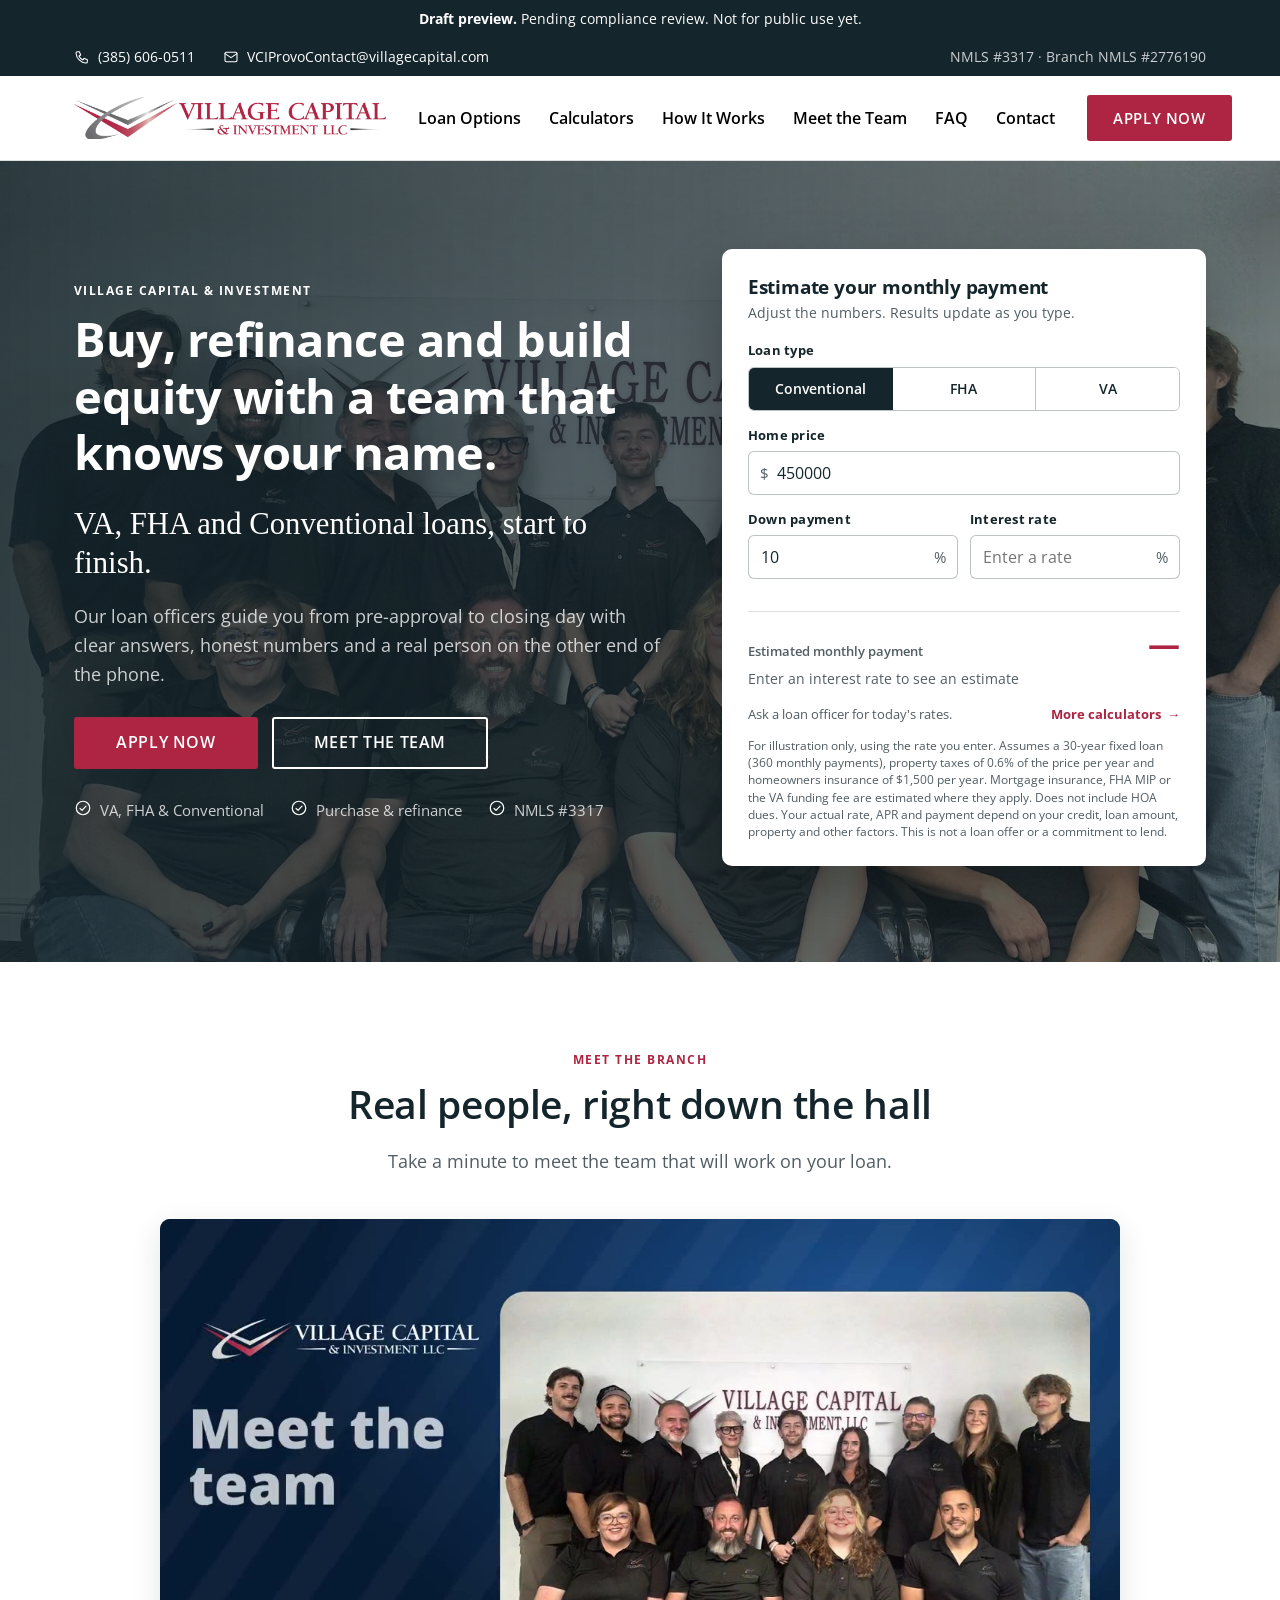
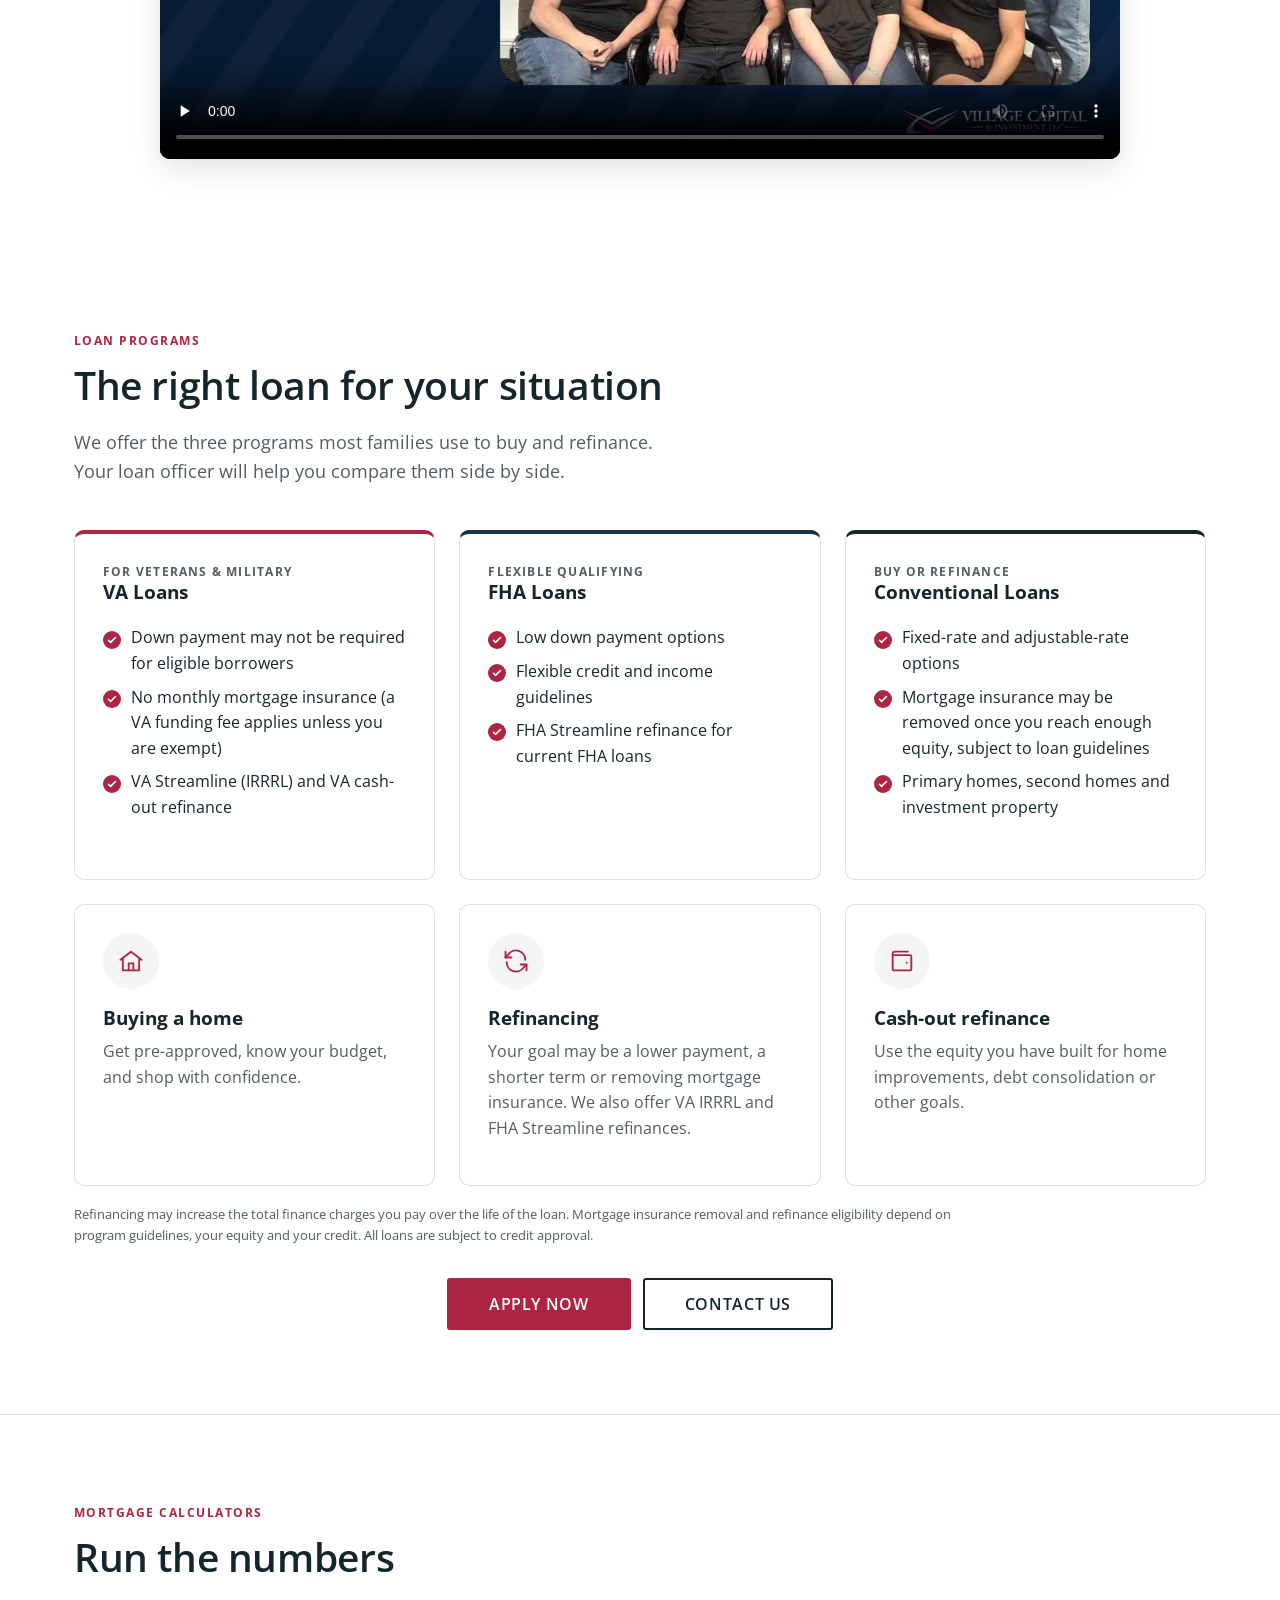
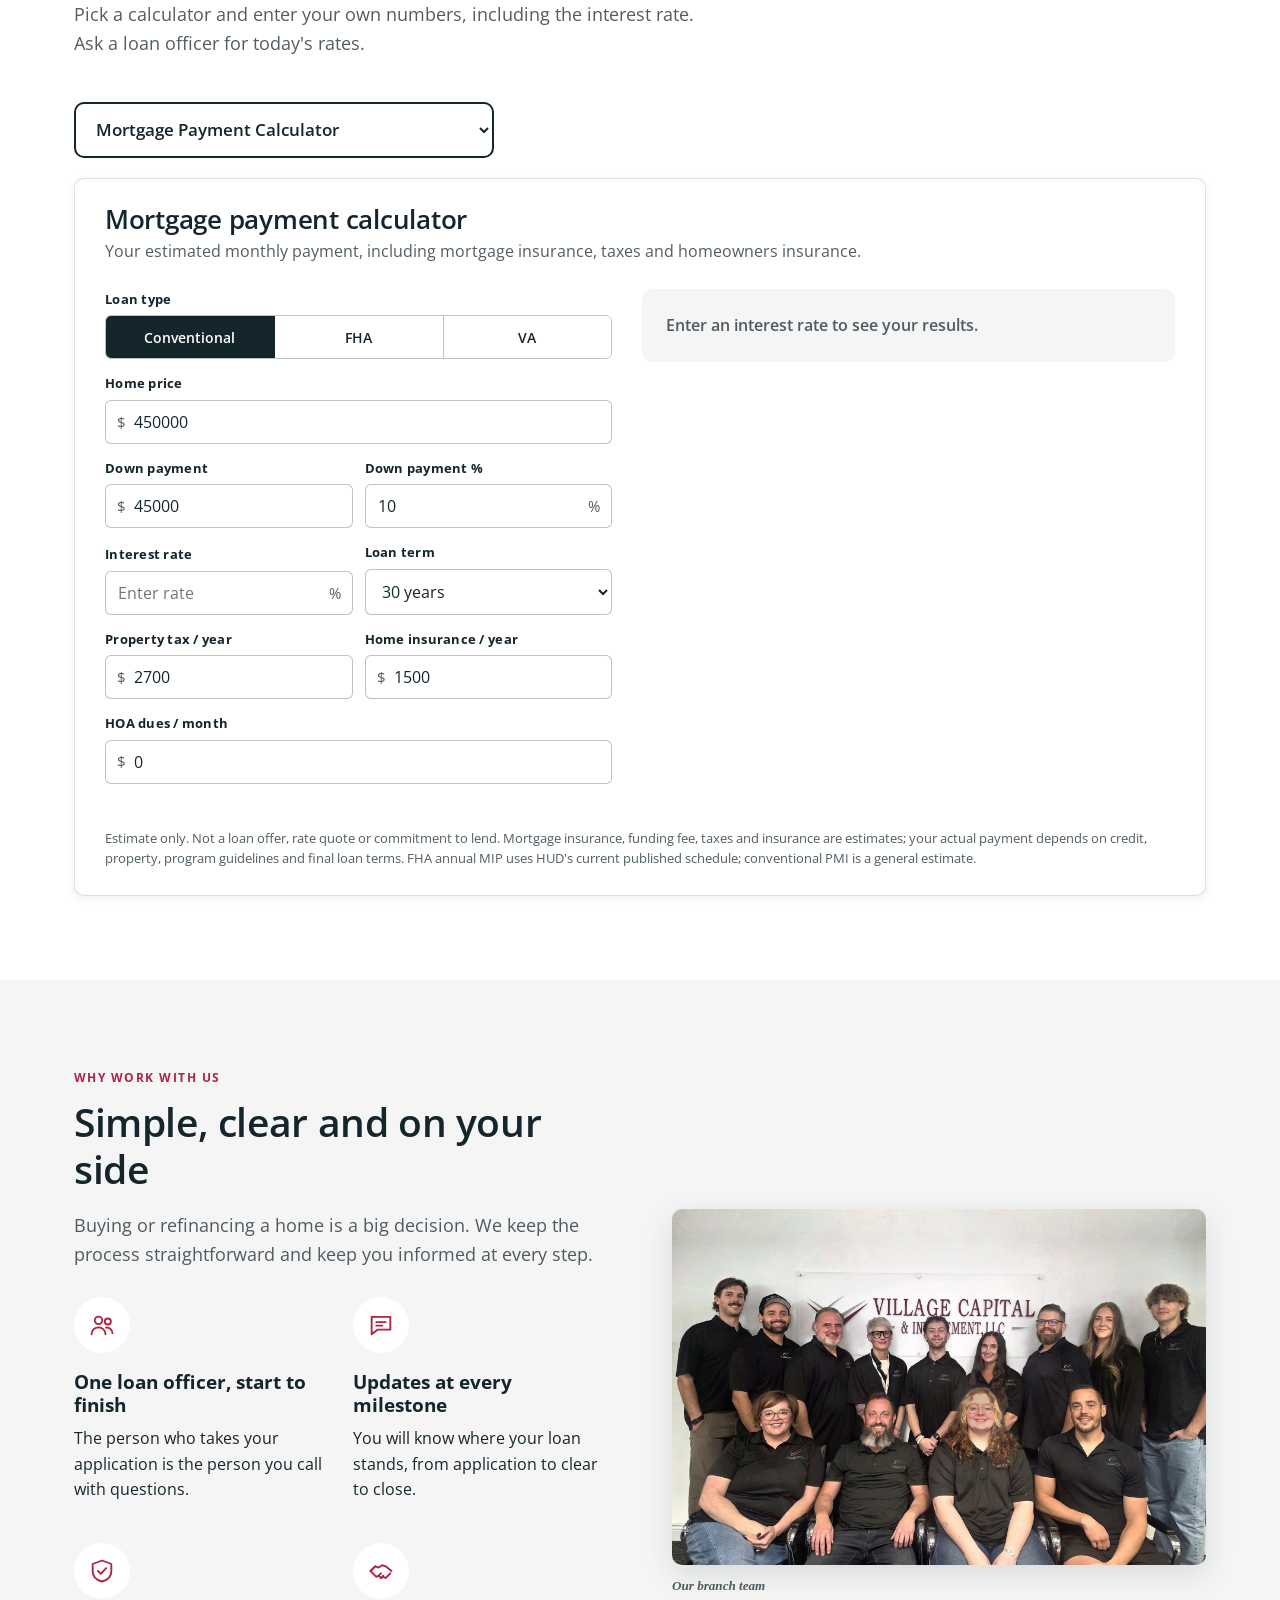
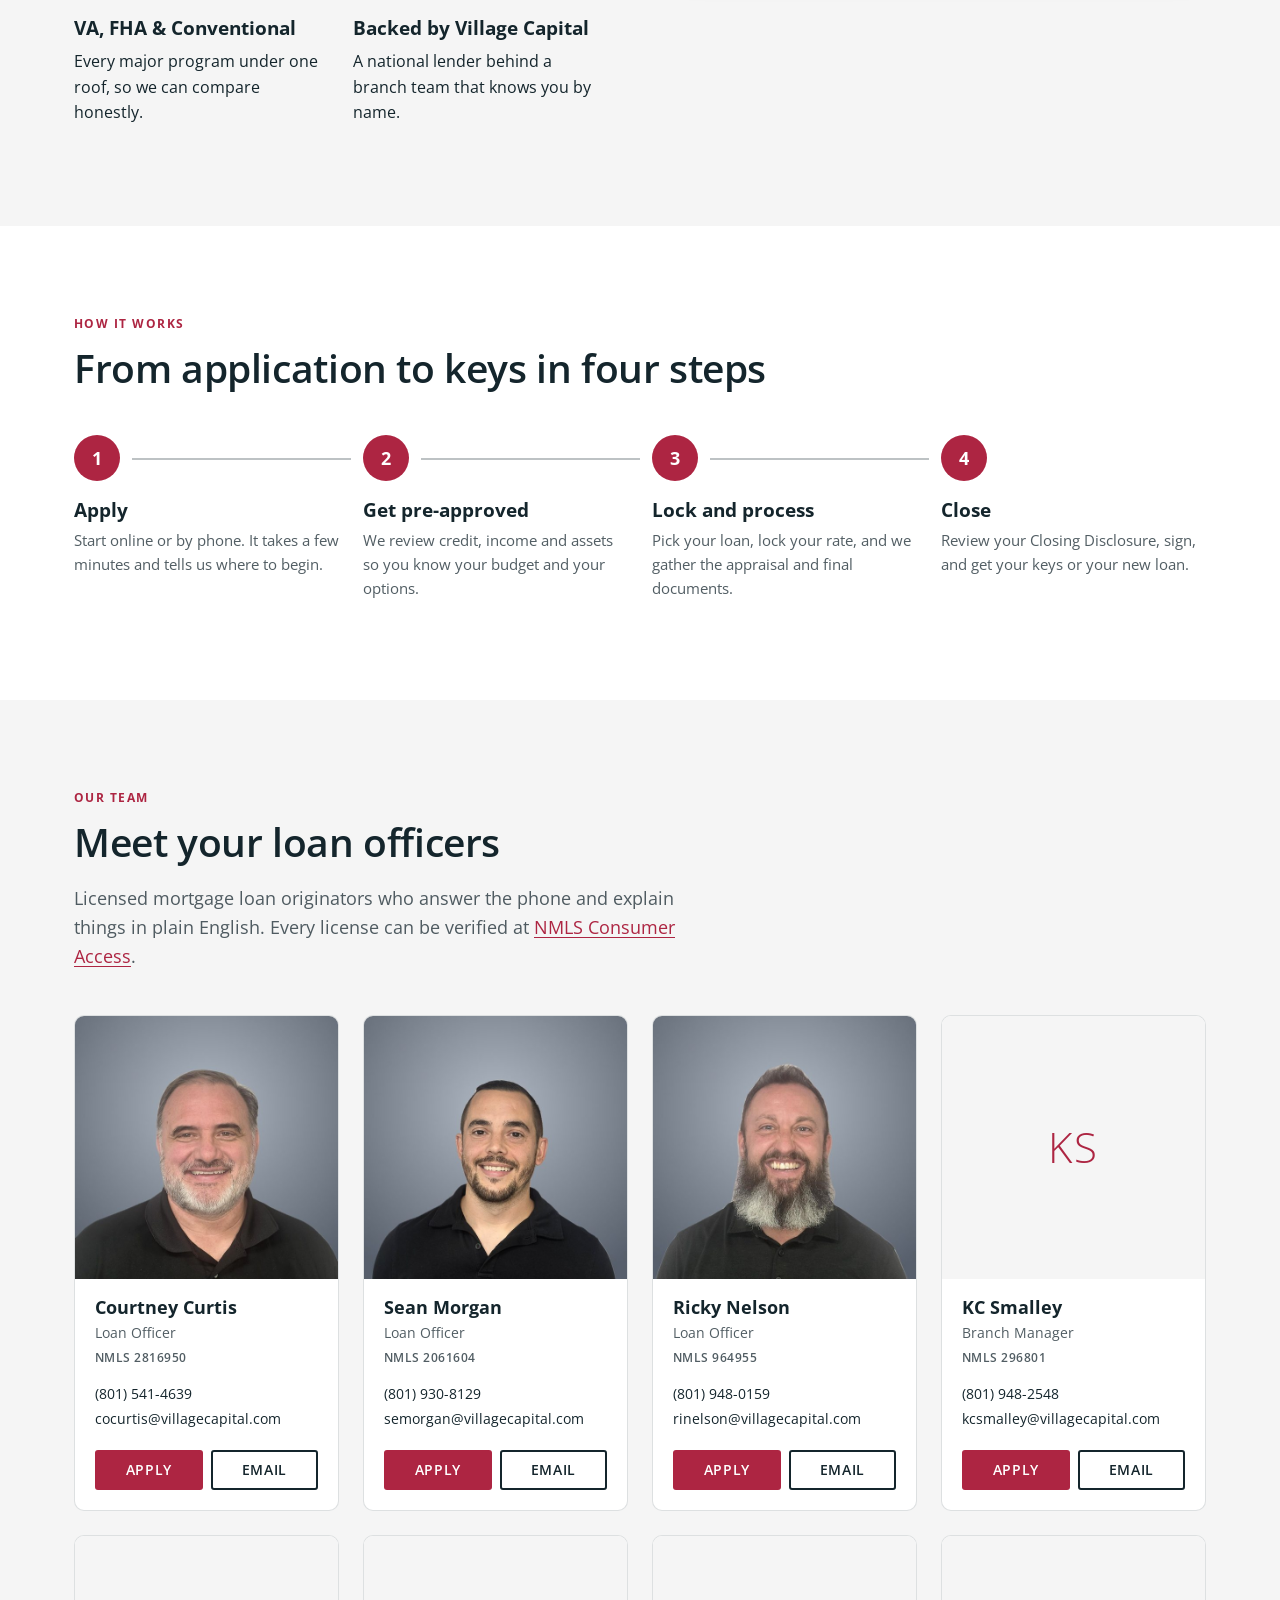
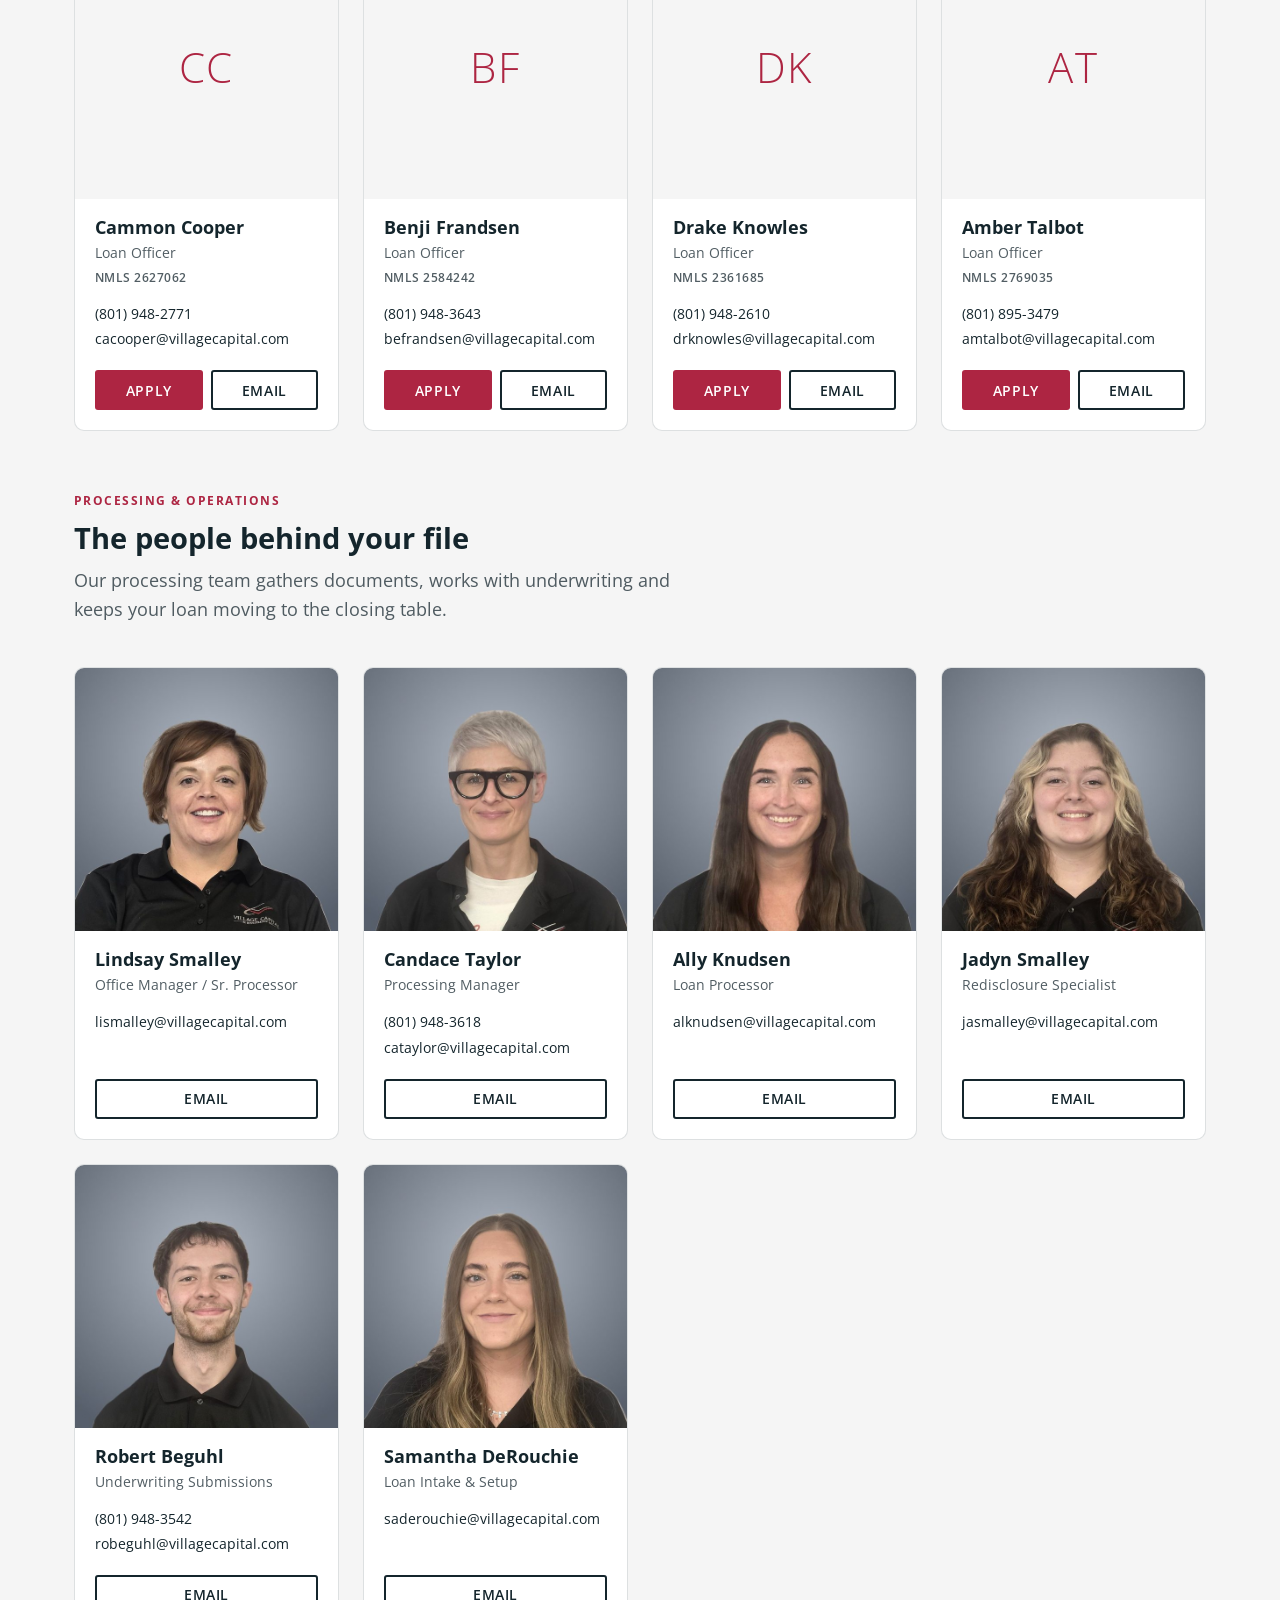
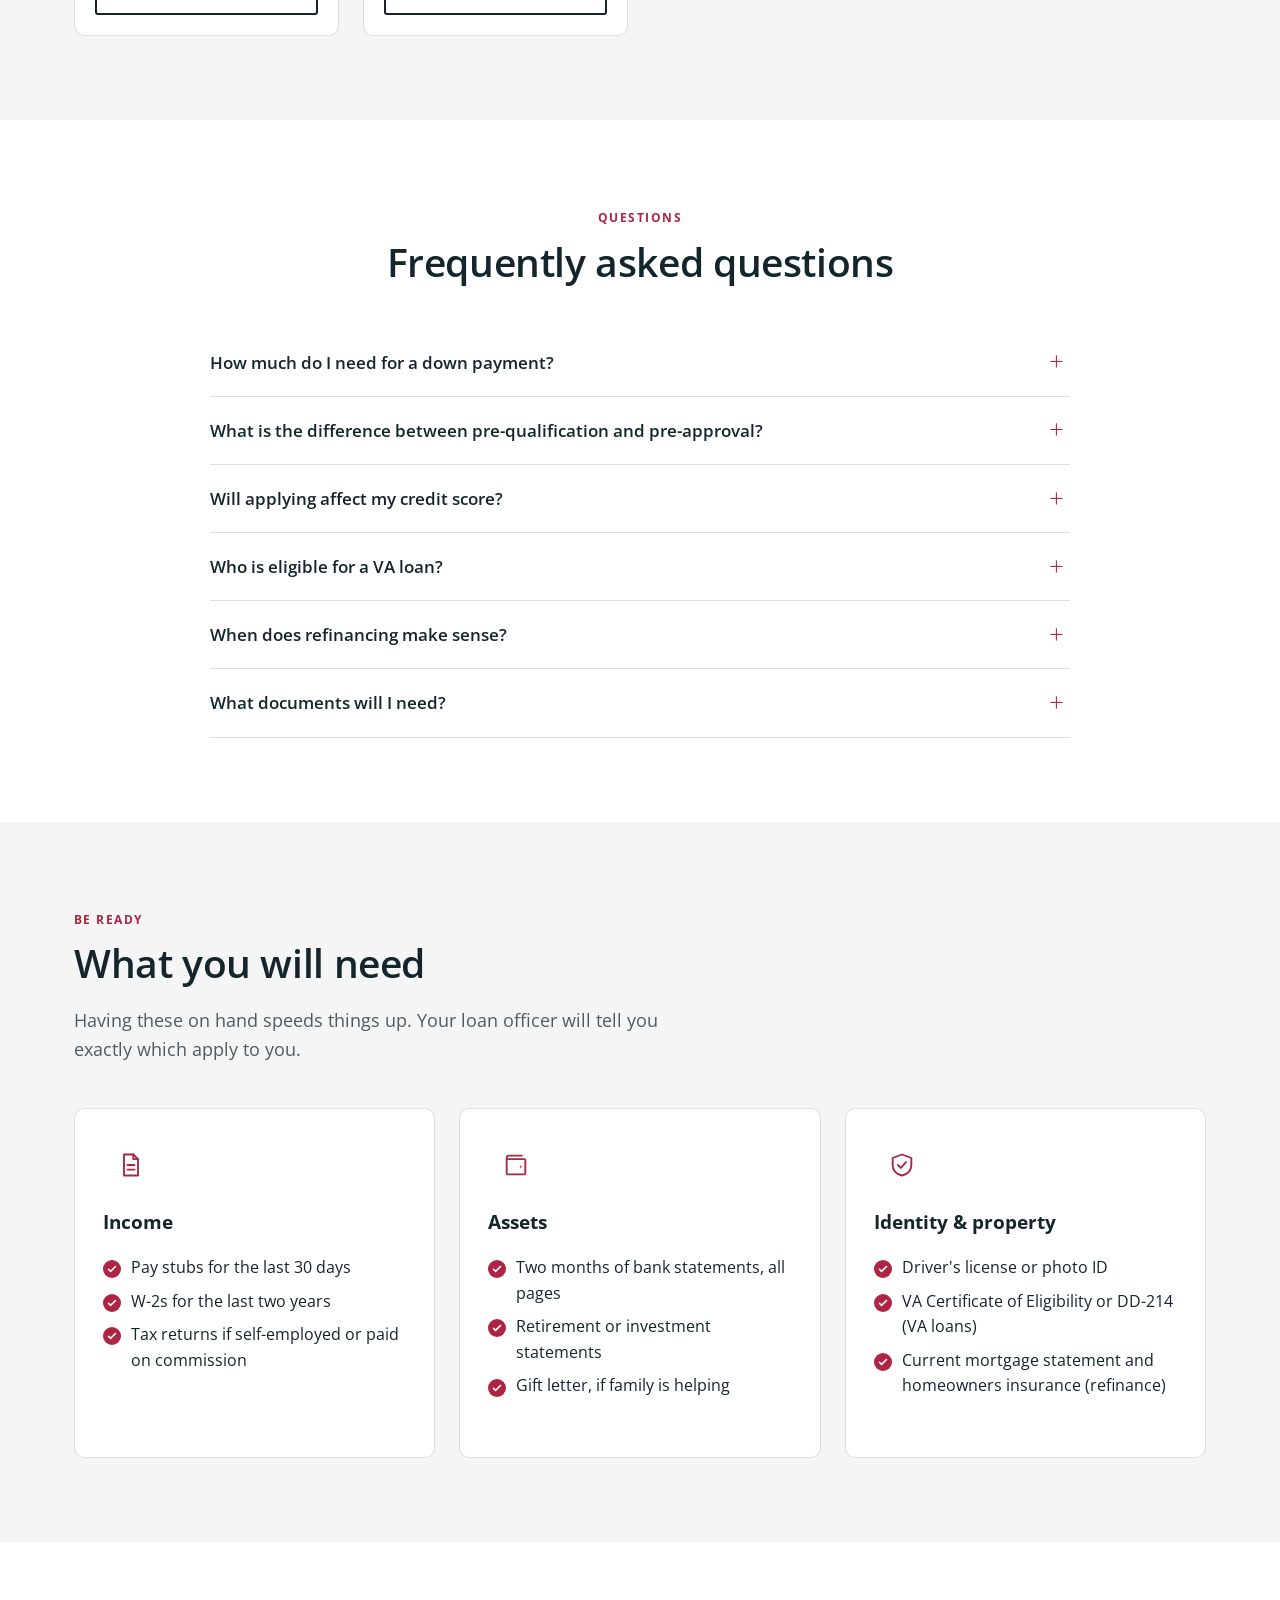
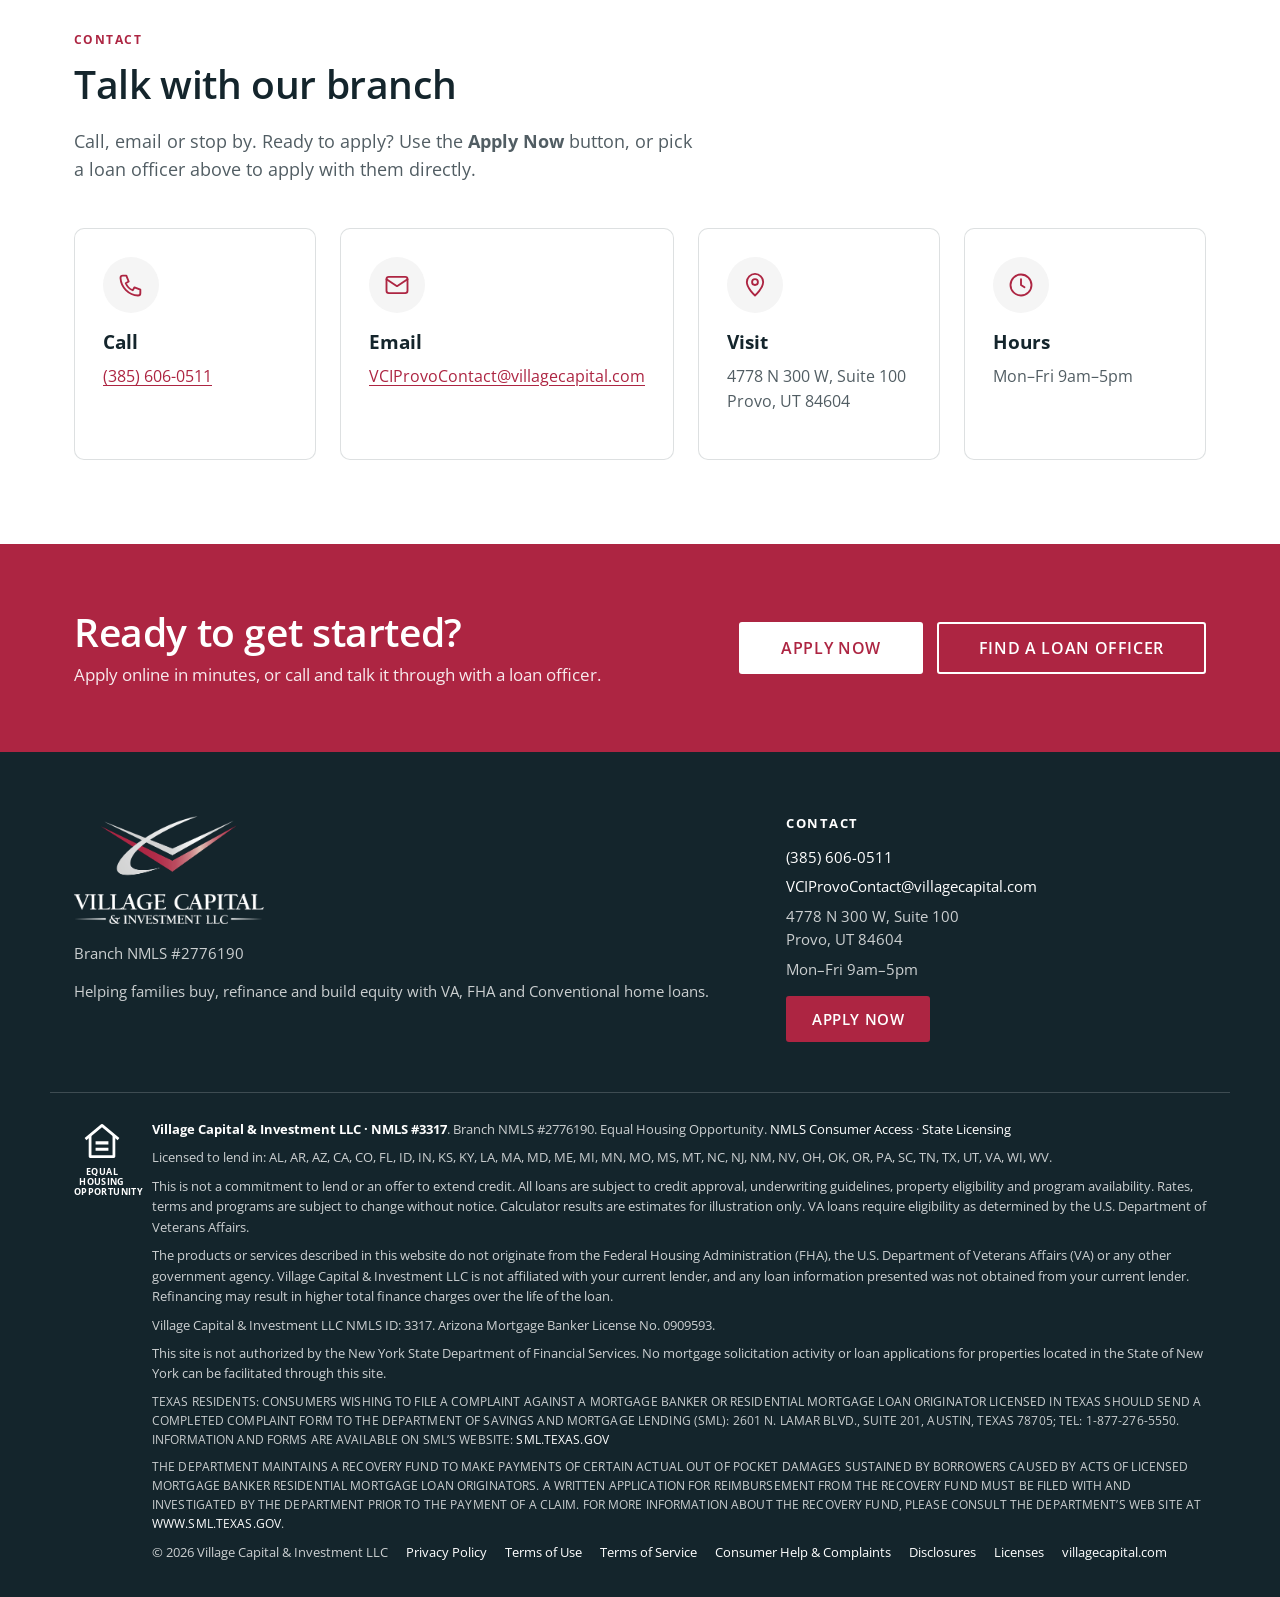
<file: index.html>
<!DOCTYPE html>
<html lang="en">
<head>
<meta charset="UTF-8">
<meta name="viewport" content="width=device-width, initial-scale=1">
<title>Home Loans | Village Capital & Investment</title>
<meta name="description" content="VA, FHA and Conventional home loans for buying and refinancing. Get pre-approved, run the numbers with our mortgage calculators, and apply online with Village Capital & Investment. NMLS #3317.">
<meta name="robots" content="noindex"><!-- remove at launch -->
<link rel="icon" href="assets/vci-logo.svg">
<link rel="preconnect" href="https://fonts.googleapis.com">
<link rel="preconnect" href="https://fonts.gstatic.com" crossorigin>
<link href="https://fonts.googleapis.com/css2?family=Open+Sans:ital,wght@0,300;0,400;0,600;0,700;1,700&display=swap" rel="stylesheet">
<link rel="stylesheet" href="assets/site.css">
</head>
<body>
<a class="skip-link" href="#main">Skip to content</a>
<div data-site-header></div>

<main id="main">

  <!-- Hero -->
  <section class="hero on-dark" id="top">
    <div class="wrap hero-grid">
      <div>
        <span class="eyebrow" style="color:var(--white)">Village Capital &amp; Investment</span>
        <h1>Buy, refinance and build equity with a team that knows your name.</h1>
        <p class="subhead">VA, FHA and Conventional loans, start to finish.</p>
        <p class="lead">Our loan officers guide you from pre-approval to closing day with clear answers, honest numbers and a real person on the other end of the phone.</p>
        <div class="hero-ctas">
          <a class="btn btn-primary btn-lg" href="#contact" data-apply>Apply Now</a>
          <a class="btn btn-outline-light btn-lg" href="#team">Meet the Team</a>
        </div>
        <ul class="hero-trust">
          <li><i data-icon="check"></i>VA, FHA &amp; Conventional</li>
          <li><i data-icon="check"></i>Purchase &amp; refinance</li>
          <li><i data-icon="check"></i>NMLS #3317</li>
        </ul>
      </div>

      <form class="quick-calc" id="quick-calc" onsubmit="return false" aria-labelledby="qc-title">
        <h2 id="qc-title">Estimate your monthly payment</h2>
        <p class="muted">Adjust the numbers. Results update as you type.</p>
        <div class="field">
          <label id="qc-type-label">Loan type</label>
          <div class="seg" role="group" aria-labelledby="qc-type-label">
            <button type="button" data-type="conv" aria-pressed="true">Conventional</button>
            <button type="button" data-type="fha" aria-pressed="false">FHA</button>
            <button type="button" data-type="va" aria-pressed="false">VA</button>
          </div>
        </div>
        <div class="field">
          <label for="qc-price">Home price</label>
          <div class="input-wrap has-pre"><span class="adorn pre">$</span><input type="number" id="qc-price" value="450000" min="0" step="1000" inputmode="decimal"></div>
        </div>
        <div class="field-row">
          <div class="field">
            <label for="qc-down">Down payment</label>
            <div class="input-wrap has-post"><input type="number" id="qc-down" value="10" min="0" max="100" step="0.5" inputmode="decimal"><span class="adorn post">%</span></div>
          </div>
          <div class="field">
            <label for="qc-rate">Interest rate</label>
            <div class="input-wrap has-post"><input type="number" id="qc-rate" value="" placeholder="Enter a rate" min="0" max="20" step="0.125" inputmode="decimal"><span class="adorn post">%</span></div>
          </div>
        </div>
        <div class="qc-result" aria-live="polite">
          <div><div class="label">Estimated monthly payment</div><div class="result-sub" id="qc-sub">30-year fixed, incl. est. taxes &amp; insurance</div></div>
          <div class="value" id="qc-total">—</div>
        </div>
        <div class="qc-foot">
          <span>Ask a loan officer for today's rates.</span>
          <a class="text-link" href="#calculators">More calculators</a>
        </div>
        <p class="qc-note">For illustration only, using the rate you enter. Assumes a 30-year fixed loan (360 monthly payments), property taxes of 0.6% of the price per year and homeowners insurance of $1,500 per year. Mortgage insurance, FHA MIP or the VA funding fee are estimated where they apply. Does not include HOA dues. Your actual rate, APR and payment depend on your credit, loan amount, property and other factors. This is not a loan offer or a commitment to lend.</p>
      </form>
    </div>
  </section>

  <!-- Branch video -->
  <section class="video-section section-gray" id="video">
    <div class="wrap">
      <div class="section-head center">
        <span class="eyebrow">Meet the branch</span>
        <h2>Real people, right down the hall</h2>
        <p class="lead">Take a minute to meet the team that will work on your loan.</p>
      </div>
      <figure class="branch-video">
        <video controls playsinline preload="none" poster="assets/video/branch-video-poster.jpg" width="1280" height="720">
          <source src="assets/video/branch-video.mp4" type="video/mp4">
          Your browser can't play this video. <a href="#team">Meet the team</a> instead.
        </video>
      </figure>
    </div>
  </section>

  <!-- Programs -->
  <section id="loans">
    <div class="wrap">
      <div class="section-head">
        <span class="eyebrow">Loan programs</span>
        <h2>The right loan for your situation</h2>
        <p class="lead">We offer the three programs most families use to buy and refinance. Your loan officer will help you compare them side by side.</p>
      </div>
      <div class="grid grid-3">
        <article class="card program-card">
          <span class="tag">For veterans &amp; military</span>
          <h3>VA Loans</h3>
          <ul class="check-list">
            <li>Down payment may not be required for eligible borrowers</li>
            <li>No monthly mortgage insurance (a VA funding fee applies unless you are exempt)</li>
            <li>VA Streamline (IRRRL) and VA cash-out refinance</li>
          </ul>
        </article>
        <article class="card program-card blue">
          <span class="tag">Flexible qualifying</span>
          <h3>FHA Loans</h3>
          <ul class="check-list">
            <li>Low down payment options</li>
            <li>Flexible credit and income guidelines</li>
            <li>FHA Streamline refinance for current FHA loans</li>
          </ul>
        </article>
        <article class="card program-card dark">
          <span class="tag">Buy or refinance</span>
          <h3>Conventional Loans</h3>
          <ul class="check-list">
            <li>Fixed-rate and adjustable-rate options</li>
            <li>Mortgage insurance may be removed once you reach enough equity, subject to loan guidelines</li>
            <li>Primary homes, second homes and investment property</li>
          </ul>
        </article>
      </div>
      <div class="grid grid-3 refi-row">
        <div class="card"><div class="icon" data-icon="home"></div><h3>Buying a home</h3><p>Get pre-approved, know your budget, and shop with confidence.</p></div>
        <div class="card"><div class="icon" data-icon="refresh"></div><h3>Refinancing</h3><p>Your goal may be a lower payment, a shorter term or removing mortgage insurance. We also offer VA IRRRL and FHA Streamline refinances.</p></div>
        <div class="card"><div class="icon" data-icon="wallet"></div><h3>Cash-out refinance</h3><p>Use the equity you have built for home improvements, debt consolidation or other goals.</p></div>
      </div>
      <p class="fine-print">Refinancing may increase the total finance charges you pay over the life of the loan. Mortgage insurance removal and refinance eligibility depend on program guidelines, your equity and your credit. All loans are subject to credit approval.</p>
      <div class="section-cta">
        <a class="btn btn-primary btn-lg" href="#contact" data-apply>Apply Now</a>
        <a class="btn btn-outline btn-lg" href="#contact">Contact Us</a>
      </div>
    </div>
  </section>

  <!-- Calculators -->
  <section class="calc-section" id="calculators">
    <div class="wrap">
      <div class="section-head">
        <span class="eyebrow">Mortgage calculators</span>
        <h2>Run the numbers</h2>
        <p class="lead">Pick a calculator and enter your own numbers, including the interest rate. Ask a loan officer for today's rates.</p>
      </div>
    </div>
    <div class="wrap calc-layout">
      <div class="calc-select-wrap">
        <label for="calc-select" class="sr-only">Choose a calculator</label>
        <select id="calc-select" class="calc-select">
          <option value="payment">Mortgage Payment Calculator</option>
          <option value="affordability">Affordability Calculator</option>
          <option value="loan-amount">Loan Amount Estimator</option>
          <option value="refinance">Refinance Calculator</option>
          <option value="rent-vs-buy">Rent vs. Buy Comparison</option>
          <option value="term">Loan Term Comparison</option>
          <option value="budget">Budget Calculator</option>
        </select>
      </div>
      <div class="calc-tabs" role="tablist" aria-label="Calculators">
        <button class="calc-tab" role="tab" id="tab-payment" aria-controls="payment" data-tab="payment"><i data-icon="calc"></i>Mortgage Payment</button>
        <button class="calc-tab" role="tab" id="tab-affordability" aria-controls="affordability" data-tab="affordability"><i data-icon="wallet"></i>Affordability</button>
        <button class="calc-tab" role="tab" id="tab-loan-amount" aria-controls="loan-amount" data-tab="loan-amount"><i data-icon="key"></i>Loan Amount Estimator</button>
        <button class="calc-tab" role="tab" id="tab-refinance" aria-controls="refinance" data-tab="refinance"><i data-icon="refresh"></i>Refinance Savings</button>
        <button class="calc-tab" role="tab" id="tab-rent-vs-buy" aria-controls="rent-vs-buy" data-tab="rent-vs-buy"><i data-icon="scale"></i>Rent vs. Buy</button>
        <button class="calc-tab" role="tab" id="tab-term" aria-controls="term" data-tab="term"><i data-icon="clock"></i>Loan Term Comparison</button>
        <button class="calc-tab" role="tab" id="tab-budget" aria-controls="budget" data-tab="budget"><i data-icon="chart"></i>Budget Calculator</button>
      </div>

      <div>
        <!-- ============ Payment ============ -->
        <div class="calc-panel" role="tabpanel" id="payment" aria-labelledby="tab-payment">
          <div class="calc-head">
            <h2>Mortgage payment calculator</h2>
            <p>Your estimated monthly payment, including mortgage insurance, taxes and homeowners insurance.</p>
          </div>
          <form class="calc-body" onsubmit="return false">
            <div>
              <div class="field">
                <label id="p-type-label">Loan type</label>
                <div class="seg" role="group" aria-labelledby="p-type-label" id="p-type">
                  <button type="button" data-type="conv" aria-pressed="true">Conventional</button>
                  <button type="button" data-type="fha" aria-pressed="false">FHA</button>
                  <button type="button" data-type="va" aria-pressed="false">VA</button>
                </div>
              </div>
              <div class="field">
                <label for="p-price">Home price</label>
                <div class="input-wrap has-pre"><span class="adorn pre">$</span><input type="number" id="p-price" value="450000" min="0" step="1000" inputmode="decimal"></div>
              </div>
              <div class="field-row">
                <div class="field">
                  <label for="p-down">Down payment</label>
                  <div class="input-wrap has-pre"><span class="adorn pre">$</span><input type="number" id="p-down" value="45000" min="0" step="500" inputmode="decimal"></div>
                </div>
                <div class="field">
                  <label for="p-downpct">Down payment %</label>
                  <div class="input-wrap has-post"><input type="number" id="p-downpct" value="10" min="0" max="100" step="0.5" inputmode="decimal"><span class="adorn post">%</span></div>
                </div>
              </div>
              <div class="field-row">
                <div class="field">
                  <label for="p-rate">Interest rate</label>
                  <div class="input-wrap has-post"><input type="number" id="p-rate" value="" placeholder="Enter rate" min="0" max="20" step="0.125" inputmode="decimal"><span class="adorn post">%</span></div>
                </div>
                <div class="field">
                  <label for="p-term">Loan term</label>
                  <select id="p-term"><option value="30">30 years</option><option value="25">25 years</option><option value="20">20 years</option><option value="15">15 years</option><option value="10">10 years</option></select>
                </div>
              </div>
              <div class="field" id="p-va-wrap" hidden>
                <label for="p-vause">VA funding fee</label>
                <select id="p-vause">
                  <option value="first">First-time use of VA benefit</option>
                  <option value="sub">Subsequent use</option>
                  <option value="exempt">Exempt (e.g. receiving VA disability compensation)</option>
                </select>
              </div>
              <div class="field-row">
                <div class="field">
                  <label for="p-tax">Property tax / year</label>
                  <div class="input-wrap has-pre"><span class="adorn pre">$</span><input type="number" id="p-tax" value="2700" min="0" step="50" inputmode="decimal"></div>
                </div>
                <div class="field">
                  <label for="p-ins">Home insurance / year</label>
                  <div class="input-wrap has-pre"><span class="adorn pre">$</span><input type="number" id="p-ins" value="1500" min="0" step="50" inputmode="decimal"></div>
                </div>
              </div>
              <div class="field">
                <label for="p-hoa">HOA dues / month</label>
                <div class="input-wrap has-pre"><span class="adorn pre">$</span><input type="number" id="p-hoa" value="0" min="0" step="5" inputmode="decimal"></div>
              </div>
            </div>
            <div class="calc-results" aria-live="polite">
              <div class="big-label">Estimated monthly payment</div>
              <div class="big-number" id="p-total">—</div>
              <div class="breakdown-bar" id="p-bar" aria-hidden="true"></div>
              <ul class="legend" id="p-legend"></ul>
              <dl class="kv" id="p-kv"></dl>
              <div class="note" id="p-note" hidden></div>
              <div class="calc-cta">
                <a class="btn btn-primary" href="#contact" data-apply>Get Pre-Approved</a>
                <a class="btn btn-outline" href="#team">Talk to a Loan Officer</a>
              </div>
            </div>
          </form>
          <p class="calc-disclaimer">Estimate only. Not a loan offer, rate quote or commitment to lend. Mortgage insurance, funding fee, taxes and insurance are estimates; your actual payment depends on credit, property, program guidelines and final loan terms. FHA annual MIP uses HUD's current published schedule; conventional PMI is a general estimate.</p>
        </div>

        <!-- ============ Affordability ============ -->
        <div class="calc-panel" role="tabpanel" id="affordability" aria-labelledby="tab-affordability" hidden>
          <div class="calc-head">
            <h2>How much home can I afford?</h2>
            <p>Lenders look at your debt-to-income ratio: your total monthly debts, including the new house payment, divided by your gross monthly income.</p>
          </div>
          <form class="calc-body" onsubmit="return false">
            <div>
              <div class="field">
                <label id="a-type-label">Loan type</label>
                <div class="seg" role="group" aria-labelledby="a-type-label" id="a-type">
                  <button type="button" data-type="conv" aria-pressed="true">Conventional</button>
                  <button type="button" data-type="fha" aria-pressed="false">FHA</button>
                  <button type="button" data-type="va" aria-pressed="false">VA</button>
                </div>
              </div>
              <div class="field">
                <label for="a-income">Gross annual income (before taxes)</label>
                <div class="input-wrap has-pre"><span class="adorn pre">$</span><input type="number" id="a-income" value="110000" min="0" step="1000" inputmode="decimal"></div>
                <span class="hint">Include all borrowers on the loan.</span>
              </div>
              <div class="field">
                <label for="a-debts">Monthly debt payments</label>
                <div class="input-wrap has-pre"><span class="adorn pre">$</span><input type="number" id="a-debts" value="600" min="0" step="25" inputmode="decimal"></div>
                <span class="hint">Car loans, student loans, minimum credit card payments. Not rent, utilities or groceries.</span>
              </div>
              <div class="field-row">
                <div class="field">
                  <label for="a-down">Down payment available</label>
                  <div class="input-wrap has-pre"><span class="adorn pre">$</span><input type="number" id="a-down" value="30000" min="0" step="500" inputmode="decimal"></div>
                </div>
                <div class="field">
                  <label for="a-rate">Interest rate</label>
                  <div class="input-wrap has-post"><input type="number" id="a-rate" value="" placeholder="Enter rate" min="0" max="20" step="0.125" inputmode="decimal"><span class="adorn post">%</span></div>
                </div>
              </div>
              <div class="field">
                <label for="a-dti">Debt-to-income target: <span id="a-dti-out">43%</span></label>
                <input type="range" id="a-dti" min="28" max="50" step="1" value="43">
                <span class="hint">36% is comfortable for most budgets. Some programs allow higher ratios with strong credit or reserves.</span>
              </div>
              <details class="more">
                <summary>Taxes, insurance and term</summary>
                <div class="field-row">
                  <div class="field">
                    <label for="a-tax">Property tax rate</label>
                    <div class="input-wrap has-post"><input type="number" id="a-tax" value="0.6" min="0" max="5" step="0.05" inputmode="decimal"><span class="adorn post">%</span></div>
                  </div>
                  <div class="field">
                    <label for="a-ins">Home insurance / year</label>
                    <div class="input-wrap has-pre"><span class="adorn pre">$</span><input type="number" id="a-ins" value="1500" min="0" step="50" inputmode="decimal"></div>
                  </div>
                </div>
                <div class="field-row">
                  <div class="field">
                    <label for="a-hoa">HOA dues / month</label>
                    <div class="input-wrap has-pre"><span class="adorn pre">$</span><input type="number" id="a-hoa" value="0" min="0" step="5" inputmode="decimal"></div>
                  </div>
                  <div class="field">
                    <label for="a-term">Loan term</label>
                    <select id="a-term"><option value="30">30 years</option><option value="20">20 years</option><option value="15">15 years</option></select>
                  </div>
                </div>
              </details>
            </div>
            <div class="calc-results" aria-live="polite">
              <div class="big-label">Estimated home price</div>
              <div class="big-number" id="a-price">—</div>
              <div class="result-sub" id="a-sub"></div>
              <div class="breakdown-bar" id="a-bar" aria-hidden="true"></div>
              <ul class="legend" id="a-legend"></ul>
              <dl class="kv" id="a-kv"></dl>
              <div class="note" id="a-note" hidden></div>
              <div class="calc-cta">
                <a class="btn btn-primary" href="#contact" data-apply>Get Pre-Approved</a>
              </div>
            </div>
          </form>
          <p class="calc-disclaimer">Estimate only. Actual approval depends on credit, income documentation, assets, the property and program guidelines. A pre-approval from a loan officer gives you a verified number.</p>
        </div>

        <!-- ============ Loan Amount Estimator ============ -->
        <div class="calc-panel" role="tabpanel" id="loan-amount" aria-labelledby="tab-loan-amount" hidden>
          <div class="calc-head">
            <h2>Loan amount estimator</h2>
            <p>Start with the monthly payment you are comfortable with. We will work backward to a loan amount and home price.</p>
          </div>
          <form class="calc-body" onsubmit="return false">
            <div>
              <div class="field">
                <label id="l-type-label">Loan type</label>
                <div class="seg" role="group" aria-labelledby="l-type-label" id="l-type">
                  <button type="button" data-type="conv" aria-pressed="true">Conventional</button>
                  <button type="button" data-type="fha" aria-pressed="false">FHA</button>
                  <button type="button" data-type="va" aria-pressed="false">VA</button>
                </div>
              </div>
              <div class="field">
                <label for="l-pay">Monthly payment you want (total)</label>
                <div class="input-wrap has-pre"><span class="adorn pre">$</span><input type="number" id="l-pay" value="2500" min="0" step="25" inputmode="decimal"></div>
                <span class="hint">Including taxes, insurance and mortgage insurance.</span>
              </div>
              <div class="field-row">
                <div class="field">
                <label for="l-down">Down payment</label>
                <div class="input-wrap has-pre"><span class="adorn pre">$</span><input type="number" id="l-down" value="25000" min="0" step="500" inputmode="decimal"></div>
              </div>
                <div class="field">
                  <label for="l-rate">Interest rate</label>
                  <div class="input-wrap has-post"><input type="number" id="l-rate" value="" placeholder="Enter rate" min="0" max="20" step="0.125" inputmode="decimal"><span class="adorn post">%</span></div>
                </div>
              </div>
              <details class="more">
                <summary>Taxes, insurance and term</summary>
                <div class="field-row">
                  <div class="field">
                    <label for="l-tax">Property tax rate</label>
                    <div class="input-wrap has-post"><input type="number" id="l-tax" value="0.6" min="0" max="5" step="0.05" inputmode="decimal"><span class="adorn post">%</span></div>
                  </div>
                  <div class="field">
                    <label for="l-ins">Home insurance / year</label>
                    <div class="input-wrap has-pre"><span class="adorn pre">$</span><input type="number" id="l-ins" value="1500" min="0" step="50" inputmode="decimal"></div>
                  </div>
                </div>
                <div class="field-row">
                  <div class="field">
                    <label for="l-hoa">HOA dues / month</label>
                    <div class="input-wrap has-pre"><span class="adorn pre">$</span><input type="number" id="l-hoa" value="0" min="0" step="5" inputmode="decimal"></div>
                  </div>
                  <div class="field">
                    <label for="l-term">Loan term</label>
                    <select id="l-term"><option value="30">30 years</option><option value="20">20 years</option><option value="15">15 years</option></select>
                  </div>
                </div>
              </details>
            </div>
            <div class="calc-results" aria-live="polite">
              <div class="big-label">Estimated loan amount</div>
              <div class="big-number" id="l-loan">—</div>
              <div class="result-sub" id="l-sub"></div>
              <div class="breakdown-bar" id="l-bar" aria-hidden="true"></div>
              <ul class="legend" id="l-legend"></ul>
              <dl class="kv" id="l-kv"></dl>
              <div class="note" id="l-note" hidden></div>
              <div class="calc-cta">
                <a class="btn btn-primary" href="#contact" data-apply>Get Pre-Approved</a>
              </div>
            </div>
          </form>
          <p class="calc-disclaimer">Estimate only. The loan amount you qualify for also depends on income, debts, credit and program guidelines. Try the affordability calculator to factor in income.</p>
        </div>

        <!-- ============ Refinance ============ -->
        <div class="calc-panel" role="tabpanel" id="refinance" aria-labelledby="tab-refinance" hidden>
          <div class="calc-head">
            <h2>Refinance savings calculator</h2>
            <p>Compare your current principal and interest payment with a new loan, and see how long it takes to recover closing costs.</p>
          </div>
          <form class="calc-body" onsubmit="return false">
            <div>
              <div class="big-label" style="margin-bottom:10px">Current loan</div>
              <div class="field">
                <label for="r-bal">Current loan balance</label>
                <div class="input-wrap has-pre"><span class="adorn pre">$</span><input type="number" id="r-bal" value="320000" min="0" step="1000" inputmode="decimal"></div>
              </div>
              <div class="field-row">
                <div class="field">
                  <label for="r-rate">Current rate</label>
                  <div class="input-wrap has-post"><input type="number" id="r-rate" value="" placeholder="Enter rate" min="0" max="20" step="0.125" inputmode="decimal"><span class="adorn post">%</span></div>
                </div>
                <div class="field">
                  <label for="r-left">Years remaining</label>
                  <input type="number" id="r-left" value="28" min="1" max="40" step="1" inputmode="numeric">
                </div>
              </div>
              <div class="big-label" style="margin:14px 0 10px">New loan</div>
              <div class="field-row">
                <div class="field">
                  <label for="r-new-rate">New rate</label>
                  <div class="input-wrap has-post"><input type="number" id="r-new-rate" value="" placeholder="Enter rate" min="0" max="20" step="0.125" inputmode="decimal"><span class="adorn post">%</span></div>
                </div>
                <div class="field">
                  <label for="r-new-term">New term</label>
                  <select id="r-new-term"><option value="30">30 years</option><option value="25">25 years</option><option value="20">20 years</option><option value="15">15 years</option></select>
                </div>
              </div>
              <div class="field">
                <label for="r-costs">Estimated closing costs</label>
                <div class="input-wrap has-pre"><span class="adorn pre">$</span><input type="number" id="r-costs" value="6000" min="0" step="100" inputmode="decimal"></div>
              </div>
              <div class="field" style="flex-direction:row;align-items:center;gap:10px">
                <input type="checkbox" id="r-roll" checked style="width:20px;height:20px;accent-color:var(--red)">
                <label for="r-roll" style="font-weight:600;font-size:.92rem">Add closing costs to the new loan</label>
              </div>
            </div>
            <div class="calc-results" aria-live="polite">
              <div class="big-label" id="r-headline-label">Monthly savings</div>
              <div class="big-number" id="r-save">—</div>
              <div class="result-sub" id="r-sub"></div>
              <div class="compare">
                <div><div class="big-label">Current P&amp;I</div><div class="big-number" id="r-cur" style="color:var(--dark)">—</div></div>
                <div class="win" id="r-new-box"><div class="big-label">New P&amp;I</div><div class="big-number" id="r-new">—</div></div>
              </div>
              <dl class="kv" id="r-kv"></dl>
              <div class="note" id="r-note" hidden></div>
              <div class="calc-cta">
                <a class="btn btn-primary" href="#contact" data-apply>Start My Refinance</a>
              </div>
            </div>
          </form>
          <p class="calc-disclaimer">Estimate only. Compares principal and interest; taxes and insurance usually do not change with a refinance. Extending your term can lower the payment but increase total interest paid. Closing costs vary by loan.</p>
        </div>

        <!-- ============ Rent vs Buy ============ -->
        <div class="calc-panel" role="tabpanel" id="rent-vs-buy" aria-labelledby="tab-rent-vs-buy" hidden>
          <div class="calc-head">
            <h2>Rent vs. buy calculator</h2>
            <p>Compares what renting costs with what owning costs over the years you plan to stay, after counting the equity you would build.</p>
          </div>
          <form class="calc-body" onsubmit="return false">
            <div>
              <div class="field-row">
                <div class="field">
                  <label for="rb-rent">Monthly rent</label>
                  <div class="input-wrap has-pre"><span class="adorn pre">$</span><input type="number" id="rb-rent" value="2200" min="0" step="25" inputmode="decimal"></div>
                </div>
                <div class="field">
                  <label for="rb-rent-up">Rent increase / year</label>
                  <div class="input-wrap has-post"><input type="number" id="rb-rent-up" value="3" min="0" max="20" step="0.5" inputmode="decimal"><span class="adorn post">%</span></div>
                </div>
              </div>
              <div class="field">
                <label for="rb-price">Home price</label>
                <div class="input-wrap has-pre"><span class="adorn pre">$</span><input type="number" id="rb-price" value="425000" min="0" step="1000" inputmode="decimal"></div>
              </div>
              <div class="field-row">
                <div class="field">
                  <label for="rb-down">Down payment</label>
                  <div class="input-wrap has-post"><input type="number" id="rb-down" value="5" min="0" max="100" step="0.5" inputmode="decimal"><span class="adorn post">%</span></div>
                </div>
                <div class="field">
                  <label for="rb-rate">Interest rate</label>
                  <div class="input-wrap has-post"><input type="number" id="rb-rate" value="" placeholder="Enter rate" min="0" max="20" step="0.125" inputmode="decimal"><span class="adorn post">%</span></div>
                </div>
              </div>
              <div class="field">
                <label for="rb-years">Years you plan to stay: <span id="rb-years-out">7</span></label>
                <input type="range" id="rb-years" min="1" max="30" step="1" value="7">
              </div>
              <details class="more">
                <summary>Ownership costs and assumptions</summary>
                <div class="field-row">
                  <div class="field">
                    <label for="rb-appr">Home value growth / year</label>
                    <div class="input-wrap has-post"><input type="number" id="rb-appr" value="3" min="-10" max="20" step="0.5" inputmode="decimal"><span class="adorn post">%</span></div>
                  </div>
                  <div class="field">
                    <label for="rb-tax">Property tax rate</label>
                    <div class="input-wrap has-post"><input type="number" id="rb-tax" value="0.6" min="0" max="5" step="0.05" inputmode="decimal"><span class="adorn post">%</span></div>
                  </div>
                </div>
                <div class="field-row">
                  <div class="field">
                    <label for="rb-ins">Home insurance / year</label>
                    <div class="input-wrap has-pre"><span class="adorn pre">$</span><input type="number" id="rb-ins" value="1500" min="0" step="50" inputmode="decimal"></div>
                  </div>
                  <div class="field">
                    <label for="rb-maint">Maintenance / year</label>
                    <div class="input-wrap has-post"><input type="number" id="rb-maint" value="1" min="0" max="5" step="0.25" inputmode="decimal"><span class="adorn post">%</span></div>
                  </div>
                </div>
                <div class="field-row">
                  <div class="field">
                    <label for="rb-buy-cost">Buying closing costs</label>
                    <div class="input-wrap has-post"><input type="number" id="rb-buy-cost" value="3" min="0" max="10" step="0.5" inputmode="decimal"><span class="adorn post">%</span></div>
                  </div>
                  <div class="field">
                    <label for="rb-sell-cost">Selling costs</label>
                    <div class="input-wrap has-post"><input type="number" id="rb-sell-cost" value="6" min="0" max="10" step="0.5" inputmode="decimal"><span class="adorn post">%</span></div>
                  </div>
                </div>
              </details>
            </div>
            <div class="calc-results" aria-live="polite">
              <div class="big-label" id="rb-label">Buying could save you</div>
              <div class="big-number" id="rb-diff">—</div>
              <div class="result-sub" id="rb-sub"></div>
              <div class="compare">
                <div id="rb-rent-box"><div class="big-label">Total cost of renting</div><div class="big-number" id="rb-rent-total" style="color:var(--blue)">—</div></div>
                <div id="rb-buy-box"><div class="big-label">Net cost of buying</div><div class="big-number" id="rb-buy-total">—</div></div>
              </div>
              <svg class="chart" id="rb-chart" role="img" aria-label="Cumulative cost of renting and buying by year"></svg>
              <ul class="legend" style="margin-top:6px">
                <li><i class="sw-blue"></i>Renting: cumulative rent paid</li>
                <li><i class="sw-red"></i>Buying: costs paid minus equity if you sold that year</li>
              </ul>
            </div>
          </form>
          <p class="calc-disclaimer">Estimate only. Buying cost = down payment + closing costs + mortgage payments + taxes, insurance, mortgage insurance and maintenance, minus your equity after selling costs. It does not include tax benefits or investment returns on cash you keep by renting. Home values can go down as well as up.</p>
        </div>

        <!-- ============ Term comparison ============ -->
        <div class="calc-panel" role="tabpanel" id="term" aria-labelledby="tab-term" hidden>
          <div class="calc-head">
            <h2>Loan term comparison</h2>
            <p>A shorter term raises the payment but usually comes with a lower rate and far less total interest.</p>
          </div>
          <form class="calc-body" onsubmit="return false">
            <div>
              <div class="field">
                <label for="t-amt">Loan amount</label>
                <div class="input-wrap has-pre"><span class="adorn pre">$</span><input type="number" id="t-amt" value="360000" min="0" step="1000" inputmode="decimal"></div>
              </div>
              <div class="big-label" style="margin:14px 0 10px">Option A</div>
              <div class="field-row">
                <div class="field">
                  <label for="t-a-term">Term</label>
                  <select id="t-a-term"><option value="30" selected>30 years</option><option value="25">25 years</option><option value="20">20 years</option><option value="15">15 years</option><option value="10">10 years</option></select>
                </div>
                <div class="field">
                  <label for="t-a-rate">Rate</label>
                  <div class="input-wrap has-post"><input type="number" id="t-a-rate" value="" placeholder="Enter rate" min="0" max="20" step="0.125" inputmode="decimal"><span class="adorn post">%</span></div>
                </div>
              </div>
              <div class="big-label" style="margin:14px 0 10px">Option B</div>
              <div class="field-row">
                <div class="field">
                  <label for="t-b-term">Term</label>
                  <select id="t-b-term"><option value="30">30 years</option><option value="25">25 years</option><option value="20">20 years</option><option value="15" selected>15 years</option><option value="10">10 years</option></select>
                </div>
                <div class="field">
                  <label for="t-b-rate">Rate</label>
                  <div class="input-wrap has-post"><input type="number" id="t-b-rate" value="" placeholder="Enter rate" min="0" max="20" step="0.125" inputmode="decimal"><span class="adorn post">%</span></div>
                </div>
              </div>
            </div>
            <div class="calc-results" aria-live="polite">
              <div class="big-label">Interest you would save with the shorter term</div>
              <div class="big-number" id="t-save">—</div>
              <div class="result-sub" id="t-sub"></div>
              <div class="compare">
                <div><div class="big-label" id="t-a-label">Option A</div><div class="big-number" id="t-a-pmt" style="color:var(--blue)">—</div><div class="result-sub" id="t-a-int"></div></div>
                <div><div class="big-label" id="t-b-label">Option B</div><div class="big-number" id="t-b-pmt">—</div><div class="result-sub" id="t-b-int"></div></div>
              </div>
              <svg class="chart" id="t-chart" role="img" aria-label="Loan balance over time for both options"></svg>
              <ul class="legend" style="margin-top:6px">
                <li><i class="sw-blue"></i><span id="t-leg-a">Option A balance</span></li>
                <li><i class="sw-red"></i><span id="t-leg-b">Option B balance</span></li>
              </ul>
            </div>
          </form>
          <p class="calc-disclaimer">Estimate only. Principal and interest only, using the rates you enter. Not a rate quote.</p>
        </div>

        <!-- ============ Budget ============ -->
        <div class="calc-panel" role="tabpanel" id="budget" aria-labelledby="tab-budget" hidden>
          <div class="calc-head">
            <h2>Budget calculator</h2>
            <p>Add up your monthly spending to see how much room your budget has for a house payment.</p>
          </div>
          <form class="calc-body" onsubmit="return false">
            <div>
              <div class="field">
                <label for="b-income">Monthly take-home pay</label>
                <div class="input-wrap has-pre"><span class="adorn pre">$</span><input type="number" id="b-income" value="7000" min="0" step="100" inputmode="decimal"></div>
                <span class="hint">After taxes and payroll deductions, for everyone on the loan.</span>
              </div>
              <div class="big-label" style="margin:14px 0 10px">Monthly spending (not counting rent or a mortgage)</div>
              <div class="field-row">
                <div class="field">
                  <label for="b-car">Car payments</label>
                  <div class="input-wrap has-pre"><span class="adorn pre">$</span><input type="number" id="b-car" value="450" min="0" step="25" inputmode="decimal"></div>
                </div>
                <div class="field">
                  <label for="b-debt">Credit cards, student and other loans</label>
                  <div class="input-wrap has-pre"><span class="adorn pre">$</span><input type="number" id="b-debt" value="250" min="0" step="25" inputmode="decimal"></div>
                </div>
                <div class="field">
                  <label for="b-util">Utilities, phone and internet</label>
                  <div class="input-wrap has-pre"><span class="adorn pre">$</span><input type="number" id="b-util" value="350" min="0" step="25" inputmode="decimal"></div>
                </div>
                <div class="field">
                  <label for="b-food">Groceries and dining</label>
                  <div class="input-wrap has-pre"><span class="adorn pre">$</span><input type="number" id="b-food" value="800" min="0" step="25" inputmode="decimal"></div>
                </div>
                <div class="field">
                  <label for="b-trans">Gas and transportation</label>
                  <div class="input-wrap has-pre"><span class="adorn pre">$</span><input type="number" id="b-trans" value="250" min="0" step="25" inputmode="decimal"></div>
                </div>
                <div class="field">
                  <label for="b-insure">Health and auto insurance</label>
                  <div class="input-wrap has-pre"><span class="adorn pre">$</span><input type="number" id="b-insure" value="400" min="0" step="25" inputmode="decimal"></div>
                </div>
                <div class="field">
                  <label for="b-child">Childcare</label>
                  <div class="input-wrap has-pre"><span class="adorn pre">$</span><input type="number" id="b-child" value="0" min="0" step="25" inputmode="decimal"></div>
                </div>
                <div class="field">
                  <label for="b-fun">Entertainment and subscriptions</label>
                  <div class="input-wrap has-pre"><span class="adorn pre">$</span><input type="number" id="b-fun" value="200" min="0" step="25" inputmode="decimal"></div>
                </div>
                <div class="field">
                  <label for="b-save">Savings and retirement</label>
                  <div class="input-wrap has-pre"><span class="adorn pre">$</span><input type="number" id="b-save" value="500" min="0" step="25" inputmode="decimal"></div>
                </div>
                <div class="field">
                  <label for="b-other">Everything else</label>
                  <div class="input-wrap has-pre"><span class="adorn pre">$</span><input type="number" id="b-other" value="300" min="0" step="25" inputmode="decimal"></div>
                </div>
              </div>
            </div>
            <div class="calc-results" aria-live="polite">
              <div class="big-label">Left for a house payment</div>
              <div class="big-number" id="b-left">—</div>
              <div class="result-sub" id="b-sub"></div>
              <div class="breakdown-bar" id="b-bar" aria-hidden="true"></div>
              <ul class="legend" id="b-legend"></ul>
              <dl class="kv" id="b-kv"></dl>
              <div class="note" id="b-note" hidden></div>
              <div class="calc-cta">
                <a class="btn btn-outline" id="b-to-loan" href="#loan-amount">Turn This Into a Loan Amount</a>
                <a class="btn btn-primary" href="#contact" data-apply>Get Pre-Approved</a>
              </div>
            </div>
          </form>
          <p class="calc-disclaimer">For planning only. Lenders qualify you on gross income and debts on your credit report, not your full budget. Leave room for repairs, savings and surprises.</p>
        </div>
      </div>
    </div>
  </section>

  <!-- Why us -->
  <section class="section-gray" id="why">
    <div class="wrap split">
      <div>
        <span class="eyebrow">Why work with us</span>
        <h2>Simple, clear and on your side</h2>
        <p class="lead">Buying or refinancing a home is a big decision. We keep the process straightforward and keep you informed at every step.</p>
        <div class="grid grid-2" style="margin-top:28px">
          <div><div class="icon" data-icon="people"></div><h3>One loan officer, start to finish</h3><p>The person who takes your application is the person you call with questions.</p></div>
          <div><div class="icon" data-icon="chat"></div><h3>Updates at every milestone</h3><p>You will know where your loan stands, from application to clear to close.</p></div>
          <div><div class="icon" data-icon="shield"></div><h3>VA, FHA &amp; Conventional</h3><p>Every major program under one roof, so we can compare honestly.</p></div>
          <div><div class="icon" data-icon="handshake"></div><h3>Backed by Village Capital</h3><p>A national lender behind a branch team that knows you by name.</p></div>
        </div>
      </div>
      <figure class="team-photo" style="margin:0">
        <img src="assets/team/branch-team.jpg" alt="The branch team in front of the Village Capital &amp; Investment sign" width="1800" height="1200" loading="lazy">
        <figcaption class="caption">Our branch team</figcaption>
      </figure>
    </div>
  </section>

  <!-- Process -->
  <section id="process">
    <div class="wrap">
      <div class="section-head">
        <span class="eyebrow">How it works</span>
        <h2>From application to keys in four steps</h2>
      </div>
      <ol class="steps">
        <li><h3>Apply</h3><p>Start online or by phone. It takes a few minutes and tells us where to begin.</p></li>
        <li><h3>Get pre-approved</h3><p>We review credit, income and assets so you know your budget and your options.</p></li>
        <li><h3>Lock and process</h3><p>Pick your loan, lock your rate, and we gather the appraisal and final documents.</p></li>
        <li><h3>Close</h3><p>Review your Closing Disclosure, sign, and get your keys or your new loan.</p></li>
      </ol>
    </div>
  </section>

  <!-- Team -->
  <section class="section-gray" id="team">
    <div class="wrap">
      <div class="section-head">
        <span class="eyebrow">Our team</span>
        <h2>Meet your loan officers</h2>
        <p class="lead">Licensed mortgage loan originators who answer the phone and explain things in plain English. Every license can be verified at <a href="https://www.nmlsconsumeraccess.org/" target="_blank" rel="noopener">NMLS Consumer Access</a>.</p>
      </div>
      <div class="team-grid" data-team data-team-group="lo" data-team-photos-first></div>
      <div class="section-head" style="margin-top:56px">
        <span class="eyebrow">Processing &amp; operations</span>
        <h3 class="h2-sm">The people behind your file</h3>
        <p class="lead">Our processing team gathers documents, works with underwriting and keeps your loan moving to the closing table.</p>
      </div>
      <div class="team-grid" data-team data-team-group="staff"></div>
    </div>
  </section>

  <!-- FAQ -->
  <section id="faq">
    <div class="wrap">
      <div class="section-head center">
        <span class="eyebrow">Questions</span>
        <h2>Frequently asked questions</h2>
      </div>
      <div class="faq">
        <details><summary>How much do I need for a down payment?</summary><div><p>It depends on the program. VA loans may not require a down payment for eligible borrowers, and FHA and Conventional loans offer low down payment options. Try the <a href="#top">payment estimator</a> at the top of this page, and your loan officer will confirm what you qualify for.</p></div></details>
        <details><summary>What is the difference between pre-qualification and pre-approval?</summary><div><p>A pre-qualification is a quick estimate based on what you tell us. A pre-approval means we have reviewed your credit, income and assets, which carries more weight with sellers and real estate agents.</p></div></details>
        <details><summary>Will applying affect my credit score?</summary><div><p>A pre-approval includes a credit check. Mortgage inquiries made within a short shopping window are generally treated as a single inquiry by the credit scoring models. Ask your loan officer about timing.</p></div></details>
        <details><summary>Who is eligible for a VA loan?</summary><div><p>Veterans, active-duty service members, certain members of the National Guard and Reserves, and some surviving spouses may be eligible. We can help you request your Certificate of Eligibility.</p></div></details>
        <details><summary>When does refinancing make sense?</summary><div><p>A refinance can make sense when it lowers your payment enough to recover the closing costs in a reasonable time, shortens your term, removes mortgage insurance, or lets you use equity for a goal. Your loan officer can run the break-even math with you.</p></div></details>
        <details><summary>What documents will I need?</summary><div><p>Usually recent pay stubs, W-2s or tax returns, bank statements and a photo ID. See the <a href="#documents">checklist</a> below.</p></div></details>
      </div>
    </div>
  </section>

  <section class="section-gray" id="documents">
    <div class="wrap">
      <div class="section-head">
        <span class="eyebrow">Be ready</span>
        <h2>What you will need</h2>
        <p class="lead">Having these on hand speeds things up. Your loan officer will tell you exactly which apply to you.</p>
      </div>
      <div class="grid grid-3">
        <div class="card"><div class="icon" data-icon="doc"></div><h3>Income</h3><ul class="check-list"><li>Pay stubs for the last 30 days</li><li>W-2s for the last two years</li><li>Tax returns if self-employed or paid on commission</li></ul></div>
        <div class="card"><div class="icon" data-icon="wallet"></div><h3>Assets</h3><ul class="check-list"><li>Two months of bank statements, all pages</li><li>Retirement or investment statements</li><li>Gift letter, if family is helping</li></ul></div>
        <div class="card"><div class="icon" data-icon="shield"></div><h3>Identity &amp; property</h3><ul class="check-list"><li>Driver's license or photo ID</li><li>VA Certificate of Eligibility or DD-214 (VA loans)</li><li>Current mortgage statement and homeowners insurance (refinance)</li></ul></div>
      </div>
    </div>
  </section>

  <section id="contact">
    <div class="wrap">
      <div class="section-head">
        <span class="eyebrow">Contact</span>
        <h2>Talk with our branch</h2>
        <p class="lead">Call, email or stop by. Ready to apply? Use the <strong>Apply Now</strong> button, or pick a loan officer above to apply with them directly.</p>
      </div>
      <div class="grid grid-4">
        <div class="card"><div class="icon" data-icon="phone"></div><h3>Call</h3><p><a href="tel:+13856060511"><span data-site="phone"></span></a></p></div>
        <div class="card"><div class="icon" data-icon="mail"></div><h3>Email</h3><p><a href="mailto:VCIProvoContact@villagecapital.com"><span data-site="email"></span></a></p></div>
        <div class="card"><div class="icon" data-icon="pin"></div><h3>Visit</h3><p><span data-site="address1"></span><br><span data-site="address2"></span></p></div>
        <div class="card"><div class="icon" data-icon="clock"></div><h3>Hours</h3><p><span data-site="hours"></span></p></div>
      </div>
    </div>
  </section>

  <!-- CTA band -->
  <section class="cta-band">
    <div class="wrap cta-band-inner">
      <div>
        <h2>Ready to get started?</h2>
        <p>Apply online in minutes, or call and talk it through with a loan officer.</p>
      </div>
      <div class="actions">
        <a class="btn btn-white btn-lg" href="#contact" data-apply>Apply Now</a>
        <a class="btn btn-outline-light btn-lg" href="#team">Find a Loan Officer</a>
      </div>
    </div>
  </section>
</main>

<div data-site-footer></div>

<script src="assets/site.js"></script>
<script src="assets/calc.js"></script>
<script>
(function () {
  var type = 'conv';
  var $ = function (id) { return document.getElementById(id); };
  function run() {
    var price = +$('qc-price').value || 0;
    var downPct = +$('qc-down').value || 0;
    var rate = +$('qc-rate').value || 0;
    var r = MTG.payment({ type: type, price: price, down: price * downPct / 100, rate: rate, years: 30, taxYr: price * 0.006, insYr: 1500, hoaMo: 0, vaUse: 'first' });
    $('qc-total').innerHTML = price && rate ? MTG.money(r.total) + '<small>/mo</small>' : '—';
    var mi = type === 'fha' ? ', FHA MIP' : type === 'conv' && r.mi ? ', est. PMI' : type === 'va' ? ', VA funding fee financed' : '';
    $('qc-sub').textContent = rate ? '30-year fixed, incl. est. taxes & insurance' + mi : 'Enter an interest rate to see an estimate';
  }
  document.querySelectorAll('#quick-calc .seg button').forEach(function (b) {
    b.addEventListener('click', function () {
      type = b.getAttribute('data-type');
      document.querySelectorAll('#quick-calc .seg button').forEach(function (x) { x.setAttribute('aria-pressed', x === b ? 'true' : 'false'); });
      if (type === 'va' && +$('qc-down').value === 10) $('qc-down').value = 0;
      if (type === 'fha' && +$('qc-down').value < 3.5) $('qc-down').value = 3.5;
      run();
    });
  });
  ['qc-price', 'qc-down', 'qc-rate'].forEach(function (id) { $(id).addEventListener('input', run); });
  run();
})();
</script>
<script>
(function () {
  var $ = function (id) { return document.getElementById(id); };
  var num = function (id) { var v = parseFloat($(id).value); return isFinite(v) ? v : 0; };
  var M = MTG.money;
  var RED = '#AD2542', BLUE = '#1B324A';

  // ---------- No pre-filled rates: a calculator shows results only once a rate is entered ----------
  function needRate(fn, ids, panel) {
    return function () {
      var res = $(panel).querySelector('.calc-results');
      var missing = ids.some(function (id) { return $(id).value === ''; });
      res.classList.toggle('needs-rate', missing);
      if (!missing) return fn.apply(this, arguments);
    };
  }
  document.querySelectorAll('.calc-section .calc-results').forEach(function (r) {
    var m = document.createElement('p'); m.className = 'needs-rate-msg'; m.textContent = 'Enter an interest rate to see your results.'; r.insertBefore(m, r.firstChild);
  });
  payment = needRate(payment, ['p-rate'], 'payment');
  afford = needRate(afford, ['a-rate'], 'affordability');
  loanAmt = needRate(loanAmt, ['l-rate'], 'loan-amount');
  refi = needRate(refi, ['r-rate', 'r-new-rate'], 'refinance');
  rentBuy = needRate(rentBuy, ['rb-rate'], 'rent-vs-buy');
  terms = needRate(terms, ['t-a-rate', 't-b-rate'], 'term');


  // ---------- Tabs (hash routing: #payment, #affordability, ...) ----------
  var tabs = Array.prototype.slice.call(document.querySelectorAll('.calc-tab'));
  function show(id, focus) {
    if (!$(id)) id = 'payment';
    var sel = $('calc-select'); if (sel) sel.value = id;
    tabs.forEach(function (t) {
      var on = t.getAttribute('data-tab') === id;
      t.setAttribute('aria-selected', on ? 'true' : 'false');
      t.tabIndex = on ? 0 : -1;
      $(t.getAttribute('data-tab')).hidden = !on;
      if (on && focus) t.focus();
    });
  }
  tabs.forEach(function (t, i) {
    t.addEventListener('click', function () {
      var id = t.getAttribute('data-tab');
      show(id);
      if (window.matchMedia('(max-width: 960px)').matches) t.scrollIntoView({ block: 'nearest', inline: 'center' });
    });
    t.addEventListener('keydown', function (e) {
      var d = e.key === 'ArrowDown' || e.key === 'ArrowRight' ? 1 : e.key === 'ArrowUp' || e.key === 'ArrowLeft' ? -1 : 0;
      if (!d) return;
      e.preventDefault();
      var n = tabs[(i + d + tabs.length) % tabs.length];
      n.click(); n.focus();
    });
  });
  function hashTab() {
    var h = location.hash.replace('#', '');
    var q = h.indexOf('?');
    if (q > -1) { applyParams(h.slice(q + 1)); h = h.slice(0, q); }
    return h || 'payment';
  }
  // In-page links to a calculator (e.g. "Turn This Into a Loan Amount") switch the panel instead of jumping
  document.addEventListener('click', function (e) {
    var a = e.target.closest && e.target.closest('a[href^="#"]');
    if (!a) return;
    var id = a.getAttribute('href').slice(1);
    if (!$(id) || !$(id).classList.contains('calc-panel')) return;
    e.preventDefault(); show(id); $('calculators').scrollIntoView({ behavior: 'smooth' });
  });

  // ---------- Segmented loan-type controls ----------
  function seg(id, onChange) {
    var el = $(id), state = { v: 'conv' };
    el.querySelectorAll('button').forEach(function (b) {
      b.addEventListener('click', function () { set(b.getAttribute('data-type')); onChange(state.v, true); });
    });
    function set(v) {
      state.v = v;
      el.querySelectorAll('button').forEach(function (x) { x.setAttribute('aria-pressed', x.getAttribute('data-type') === v ? 'true' : 'false'); });
    }
    state.set = set;
    return state;
  }

  function legendRows(rows, total) {
    return rows.map(function (r) { return '<li><i class="' + r[2] + '"></i>' + r[0] + '<span class="amt">' + M(r[1]) + '</span></li>'; }).join('') +
      (total != null ? '<li class="total">Total monthly payment<span class="amt">' + M(total) + '</span></li>' : '');
  }
  function bar(el, rows) {
    var sum = rows.reduce(function (s, r) { return s + Math.max(0, r[1]); }, 0) || 1;
    el.innerHTML = rows.filter(function (r) { return r[1] > 0; }).map(function (r) {
      return '<span class="' + r[2] + '" style="width:' + (r[1] / sum * 100).toFixed(2) + '%"></span>';
    }).join('');
  }
  function kv(el, pairs) {
    el.innerHTML = pairs.map(function (p) { return '<dt>' + p[0] + '</dt><dd>' + p[1] + '</dd>'; }).join('');
  }
  function note(el, msgs) {
    el.hidden = !msgs.length;
    el.innerHTML = msgs.join('<br>');
  }
  function breakdownRows(r) {
    var rows = [['Principal &amp; interest', r.pi, 'sw-red']];
    if (r.type !== 'va') rows.push([r.type === 'fha' ? 'FHA mortgage insurance (MIP)' : 'Mortgage insurance (PMI)', r.mi, 'sw-red-t']);
    rows.push(['Property taxes', r.tax, 'sw-blue'], ['Home insurance', r.ins, 'sw-blue-t']);
    if (r.hoa > 0) rows.push(['HOA dues', r.hoa, 'sw-dark']);
    return rows;
  }

  // ---------- Payment ----------
  var pType = seg('p-type', function (v, user) {
    if (user) {
      if (v === 'va' && num('p-downpct') === 10) { $('p-downpct').value = 0; syncDown('pct'); }
      if (v === 'fha' && num('p-downpct') < 3.5) { $('p-downpct').value = 3.5; syncDown('pct'); }
    }
    payment();
  });
  function syncDown(from) {
    var price = num('p-price');
    if (from === 'pct') $('p-down').value = Math.round(price * num('p-downpct') / 100);
    else $('p-downpct').value = price ? +(num('p-down') / price * 100).toFixed(2) : 0;
  }
  function payment() {
    var t = pType.v;
    $('p-va-wrap').hidden = t !== 'va';
    var r = MTG.payment({ type: t, price: num('p-price'), down: num('p-down'), rate: num('p-rate'), years: num('p-term'), taxYr: num('p-tax'), insYr: num('p-ins'), hoaMo: num('p-hoa'), vaUse: $('p-vause').value });
    $('p-total').textContent = r.price ? M(r.total) : '—';
    var rows = breakdownRows(r);
    bar($('p-bar'), rows);
    $('p-legend').innerHTML = legendRows(rows, r.total);
    var pairs = [['Base loan amount', M(r.baseLoan)]];
    if (r.upfront) pairs.push([r.upfrontLabel, M(r.upfront)], ['Total loan amount', M(r.totalLoan)]);
    else if (t === 'va') pairs.push(['VA funding fee', 'Exempt']);
    pairs.push(['Loan-to-value', r.ltv.toFixed(1) + '%']);
    if (t === 'fha') pairs.push(['Annual MIP rate', r.miRate.toFixed(2) + '%']);
    if (t === 'conv') pairs.push(['Est. PMI rate', r.miRate ? r.miRate.toFixed(2) + '%' : 'None at 20%+ down']);
    kv($('p-kv'), pairs);
    var msgs = r.warnings.slice();
    if (t === 'fha') msgs.push('FHA loan limits vary by county. Annual MIP may last for the life of the loan when you put less than 10% down.');
    if (t === 'va') msgs.push('No monthly mortgage insurance on VA loans. VA does not set a maximum loan amount for borrowers with full entitlement.');
    note($('p-note'), msgs);
  }
  $('p-price').addEventListener('input', function () { syncDown('pct'); payment(); });
  $('p-down').addEventListener('input', function () { syncDown('amt'); payment(); });
  $('p-downpct').addEventListener('input', function () { syncDown('pct'); payment(); });
  ['p-rate', 'p-term', 'p-tax', 'p-ins', 'p-hoa', 'p-vause'].forEach(function (id) { $(id).addEventListener('input', payment); $(id).addEventListener('change', payment); });

  // ---------- Affordability ----------
  var aType = seg('a-type', function () { afford(); });
  function afford() {
    $('a-dti-out').textContent = num('a-dti') + '%';
    var monthlyIncome = num('a-income') / 12;
    var maxHousing = monthlyIncome * num('a-dti') / 100 - num('a-debts');
    var o = { type: aType.v, down: num('a-down'), rate: num('a-rate'), years: num('a-term'), taxPct: num('a-tax'), insYr: num('a-ins'), hoaMo: num('a-hoa'), vaUse: 'first' };
    var r = MTG.maxPrice(o, maxHousing);
    var msgs = [];
    if (!r) {
      $('a-price').textContent = '—';
      $('a-sub').textContent = maxHousing <= 0 ? 'Your monthly debts already use the full debt-to-income target. Try a higher target or lower debts.' : 'Enter your income to see an estimate.';
      $('a-bar').innerHTML = ''; $('a-legend').innerHTML = ''; kv($('a-kv'), []); note($('a-note'), []);
      return;
    }
    $('a-price').textContent = M(r.price);
    $('a-sub').textContent = 'With ' + M(r.down) + ' down (' + r.downPct.toFixed(1) + '%), a payment of about ' + M(r.total) + '/mo';
    var rows = breakdownRows(r);
    bar($('a-bar'), rows);
    $('a-legend').innerHTML = legendRows(rows, r.total);
    kv($('a-kv'), [
      ['Gross monthly income', M(monthlyIncome)],
      ['Housing budget at ' + num('a-dti') + '% DTI', M(maxHousing)],
      ['Loan amount', M(r.totalLoan)]
    ]);
    msgs = msgs.concat(r.warnings);
    if (num('a-dti') > 45) msgs.push('A target above 45% leaves less room in your monthly budget. Your loan officer can show what the program allows and what is comfortable.');
    note($('a-note'), msgs);
  }
  ['a-income', 'a-debts', 'a-down', 'a-rate', 'a-dti', 'a-tax', 'a-ins', 'a-hoa', 'a-term'].forEach(function (id) { $(id).addEventListener('input', afford); $(id).addEventListener('change', afford); });

  // ---------- Refinance ----------
  function refi() {
    var bal = num('r-bal'), costs = num('r-costs'), roll = $('r-roll').checked;
    var curN = Math.round(num('r-left') * 12), newN = num('r-new-term') * 12;
    var cur = MTG.pmt(bal, num('r-rate'), curN);
    var newAmt = bal + (roll ? costs : 0);
    var nw = MTG.pmt(newAmt, num('r-new-rate'), newN);
    var save = cur - nw;
    $('r-cur').textContent = M(cur);
    $('r-new').textContent = M(nw);
    $('r-save').textContent = bal ? M(Math.abs(save)) + '/mo' : '—';
    $('r-headline-label').textContent = save >= 0 ? 'Monthly savings' : 'Monthly increase';
    $('r-save').style.color = save >= 0 ? RED : 'var(--dark)';
    $('r-new-box').classList.toggle('win', save > 0);
    var be = save > 0 ? Math.ceil(costs / save) : null;
    $('r-sub').textContent = save > 0
      ? (be != null ? 'You would recover closing costs in about ' + be + ' months (' + (be / 12).toFixed(1) + ' years).' : '')
      : 'The new payment is not lower with these numbers.';
    var curInt = cur * curN - bal;
    var newInt = nw * newN - newAmt;
    var lifetime = (cur * curN) - (nw * newN + (roll ? 0 : costs));
    kv($('r-kv'), [
      ['New loan amount', M(newAmt)],
      ['Break-even', be != null ? be + ' months' : 'n/a'],
      ['Interest left on current loan', M(curInt)],
      ['Interest on new loan', M(newInt)],
      [lifetime >= 0 ? 'Total saved over the life of the loans' : 'Total extra paid over the life of the loans', M(Math.abs(lifetime))]
    ]);
    var msgs = [];
    if (newN > curN && save > 0) msgs.push('The new term is longer than what is left on your current loan, so part of the monthly savings comes from stretching out payments.');
    note($('r-note'), msgs);
  }
  ['r-bal', 'r-rate', 'r-left', 'r-new-rate', 'r-new-term', 'r-costs', 'r-roll'].forEach(function (id) { $(id).addEventListener('input', refi); $(id).addEventListener('change', refi); });

  // ---------- Rent vs Buy ----------
  function rentBuy() {
    var years = num('rb-years'); $('rb-years-out').textContent = years;
    var price = num('rb-price'), down = price * num('rb-down') / 100, rate = num('rb-rate');
    var r = MTG.payment({ type: 'conv', price: price, down: down, rate: rate, years: 30, taxYr: 0, insYr: 0 });
    var loan = r.totalLoan, n = 360;
    var rent = num('rb-rent'), rentUp = num('rb-rent-up') / 100, appr = num('rb-appr') / 100;
    var rentTotal = 0, paid = down + price * num('rb-buy-cost') / 100;
    var rentPts = [[0, 0]], buyPts = [[0, paid - (down - price * num('rb-sell-cost') / 100)]];
    for (var y = 1; y <= years; y++) {
      var value = price * Math.pow(1 + appr, y);
      rentTotal += rent * Math.pow(1 + rentUp, y - 1) * 12;
      var ltv = MTG.balanceAfter(loan, rate, n, (y - 1) * 12) / (price) * 100;
      var pmi = ltv > 78 ? loan * MTG.convPmiRate(r.ltv) / 100 : 0;
      paid += r.pi * 12 + pmi + value * num('rb-tax') / 100 + num('rb-ins') * Math.pow(1.03, y - 1) + value * num('rb-maint') / 100;
      var equity = value * (1 - num('rb-sell-cost') / 100) - MTG.balanceAfter(loan, rate, n, y * 12);
      rentPts.push([y, rentTotal]);
      buyPts.push([y, paid - equity]);
    }
    var buyNet = buyPts[buyPts.length - 1][1];
    var diff = rentTotal - buyNet;
    $('rb-rent-total').textContent = M(rentTotal);
    $('rb-buy-total').textContent = M(buyNet);
    $('rb-label').textContent = diff >= 0 ? 'Buying could save you' : 'Renting could save you';
    $('rb-diff').textContent = M(Math.abs(diff));
    $('rb-sub').textContent = 'Over ' + years + ' year' + (years === 1 ? '' : 's') + ', based on these assumptions.';
    $('rb-buy-box').classList.toggle('win', diff >= 0);
    $('rb-rent-box').classList.toggle('win', diff < 0);
    MTG.lineChart($('rb-chart'), [
      { label: 'Rent', color: BLUE, points: rentPts },
      { label: 'Buy', color: RED, points: buyPts }
    ], { xTicks: Math.min(years, 6), xFormat: function (v) { return 'Yr ' + Math.round(v); } });
  }
  ['rb-rent', 'rb-rent-up', 'rb-price', 'rb-down', 'rb-rate', 'rb-years', 'rb-appr', 'rb-tax', 'rb-ins', 'rb-maint', 'rb-buy-cost', 'rb-sell-cost'].forEach(function (id) { $(id).addEventListener('input', rentBuy); });

  // ---------- Term comparison ----------
  function terms() {
    var amt = num('t-amt');
    var A = { y: num('t-a-term'), r: num('t-a-rate') }, B = { y: num('t-b-term'), r: num('t-b-rate') };
    [A, B].forEach(function (o) { o.p = MTG.pmt(amt, o.r, o.y * 12); o.int = o.p * o.y * 12 - amt; });
    $('t-a-label').textContent = A.y + '-year at ' + A.r + '%';
    $('t-b-label').textContent = B.y + '-year at ' + B.r + '%';
    $('t-leg-a').textContent = A.y + '-year balance';
    $('t-leg-b').textContent = B.y + '-year balance';
    $('t-a-pmt').textContent = M(A.p);
    $('t-b-pmt').textContent = M(B.p);
    $('t-a-int').textContent = M(A.int) + ' total interest';
    $('t-b-int').textContent = M(B.int) + ' total interest';
    var shortO = A.y <= B.y ? A : B, longO = shortO === A ? B : A;
    var saved = longO.int - shortO.int;
    $('t-save').textContent = amt ? M(Math.abs(saved)) : '—';
    $('t-sub').textContent = A.y === B.y ? 'Both options use the same term.' :
      'The ' + shortO.y + '-year payment is ' + M(Math.abs(shortO.p - longO.p)) + '/mo ' + (shortO.p >= longO.p ? 'higher' : 'lower') + ', and it is paid off ' + (longO.y - shortO.y) + ' years sooner.';
    function pts(o) { var a = []; for (var y = 0; y <= o.y; y++) a.push([y, MTG.balanceAfter(amt, o.r, o.y * 12, y * 12)]); return a; }
    MTG.lineChart($('t-chart'), [
      { label: 'A', color: BLUE, points: pts(A) },
      { label: 'B', color: RED, points: pts(B) }
    ], { xTicks: 6, xFormat: function (v) { return 'Yr ' + Math.round(v); } });
  }
  ['t-amt', 't-a-term', 't-a-rate', 't-b-term', 't-b-rate'].forEach(function (id) { $(id).addEventListener('input', terms); $(id).addEventListener('change', terms); });


  // ---------- Loan Amount Estimator ----------
  var lType = seg('l-type', function () { loanAmt(); });
  function loanAmt() {
    var o = { type: lType.v, down: num('l-down'), rate: num('l-rate'), years: num('l-term'), taxPct: num('l-tax'), insYr: num('l-ins'), hoaMo: num('l-hoa'), vaUse: 'first' };
    var r = MTG.maxPrice(o, num('l-pay'));
    if (!r) {
      $('l-loan').textContent = '—';
      $('l-sub').textContent = num('l-pay') > 0 ? 'That payment does not cover taxes, insurance and HOA dues at these settings. Try a higher payment.' : 'Enter a monthly payment to see an estimate.';
      $('l-bar').innerHTML = ''; $('l-legend').innerHTML = ''; kv($('l-kv'), []); note($('l-note'), []);
      return;
    }
    $('l-loan').textContent = M(r.totalLoan);
    $('l-sub').textContent = 'Home price of about ' + M(r.price) + ' with ' + M(r.down) + ' down (' + r.downPct.toFixed(1) + '%)';
    var rows = breakdownRows(r);
    bar($('l-bar'), rows);
    $('l-legend').innerHTML = legendRows(rows, r.total);
    var pairs = [['Estimated home price', M(r.price)], ['Base loan amount', M(r.baseLoan)]];
    if (r.upfront) pairs.push([r.upfrontLabel, M(r.upfront)]);
    pairs.push(['Loan-to-value', r.ltv.toFixed(1) + '%']);
    kv($('l-kv'), pairs);
    note($('l-note'), r.warnings);
  }
  ['l-pay', 'l-down', 'l-rate', 'l-tax', 'l-ins', 'l-hoa', 'l-term'].forEach(function (id) { $(id).addEventListener('input', loanAmt); $(id).addEventListener('change', loanAmt); });

  // ---------- Budget ----------
  var B_ITEMS = [['b-car', 'Car payments'], ['b-debt', 'Other loans and cards'], ['b-util', 'Utilities and phone'], ['b-food', 'Groceries and dining'], ['b-trans', 'Transportation'], ['b-insure', 'Insurance'], ['b-child', 'Childcare'], ['b-fun', 'Entertainment'], ['b-save', 'Savings'], ['b-other', 'Everything else']];
  var B_SW = ['sw-red', 'sw-blue', 'sw-dark', 'sw-red-t', 'sw-blue-t'];
  function budget() {
    var income = num('b-income');
    var spend = 0;
    var rows = B_ITEMS.map(function (it, i) { var v = num(it[0]); spend += v; return [it[1], v, B_SW[i % B_SW.length]]; });
    var left = income - spend;
    $('b-left').textContent = income ? M(Math.max(0, left)) + '/mo' : '—';
    $('b-left').style.color = left > 0 ? RED : 'var(--dark)';
    var shown = rows.filter(function (r) { return r[1] > 0; }).sort(function (a, b) { return b[1] - a[1]; });
    bar($('b-bar'), shown.concat(left > 0 ? [['Left over', left, 'sw-gray']] : []));
    $('b-legend').innerHTML = shown.map(function (r) { return '<li><i class="' + r[2] + '"></i>' + r[0] + '<span class="amt">' + M(r[1]) + '</span></li>'; }).join('') +
      '<li class="total">Total spending<span class="amt">' + M(spend) + '</span></li>';
    var msgs = [];
    if (left > 0) {
      var est = MTG.maxPrice({ type: 'conv', down: 0, downMode: 'pct', downPct: 5, rate: 6.5, years: 30, taxPct: 0.6, insYr: 1500, hoaMo: 0 }, left);
      $('b-sub').textContent = Math.round(left / (income || 1) * 100) + '% of your take-home pay';
      kv($('b-kv'), [['Take-home pay', M(income)], ['Monthly spending', M(spend)], ['Could support a home price around', est ? M(est.price) : '—']]);
      msgs.push('Home price assumes 5% down, a 6.5% example rate and estimated taxes and insurance. Adjust them in the loan amount estimator.');
      $('b-to-loan').href = '#loan-amount';
      $('b-to-loan').onclick = function () { $('l-pay').value = Math.round(left); loanAmt(); };
    } else {
      $('b-sub').textContent = income ? 'Your spending is ' + M(-left) + ' more than your take-home pay.' : 'Enter your take-home pay to start.';
      kv($('b-kv'), [['Take-home pay', M(income)], ['Monthly spending', M(spend)]]);
    }
    note($('b-note'), msgs);
  }
  ['b-income'].concat(B_ITEMS.map(function (i) { return i[0]; })).forEach(function (id) { $(id).addEventListener('input', budget); });

  // Mobile calculator picker
  $('calc-select').addEventListener('change', function () { show(this.value); });

  // ---------- Query params from the home page quick calculator ----------
  function applyParams(qs) {
    var p = new URLSearchParams(qs);
    if (p.get('type') && /^(conv|fha|va)$/.test(p.get('type'))) pType.set(p.get('type'));
    if (p.get('price')) $('p-price').value = p.get('price');
    if (p.get('down') != null && p.get('down') !== '') { $('p-downpct').value = p.get('down'); syncDown('pct'); }
    else if (p.get('price')) syncDown('pct');
    if (p.get('rate')) $('p-rate').value = p.get('rate');
    if (p.get('price')) $('p-tax').value = Math.round(num('p-price') * 0.006);
  }

  function runAll() { payment(); afford(); loanAmt(); refi(); rentBuy(); terms(); budget(); }
  show('payment');
  runAll();
})();
</script>
</body>
</html>
</file>
<file: assets/site.css>
/* ==========================================================================
   Village Capital & Investment — public branch site
   Colors, type and logo usage follow the VCI Brand Style Guide (Mar 2026):
     Primary   Red  #AD2542
     Secondary Dark #14252C · Blue #1B324A · Gray #F5F5F5 · White #FFFFFF
     Type      Open Sans (primary) · Times New Roman (secondary, sparingly)
   Usage mirrors villagecapital.com: dark top bar, white header with the
   horizontal logo, photo hero, light gray bands, red uppercase buttons.
   Do not add colors outside this palette.
   ========================================================================== */

:root {
  --red: #AD2542;
  --dark: #14252C;
  --blue: #1B324A;
  --gray: #F5F5F5;
  --white: #FFFFFF;

  /* Tints of the palette only (opacity of brand colors, no new hues) */
  --text: var(--dark);
  --text-muted: rgba(20, 37, 44, .74);
  --line: rgba(20, 37, 44, .14);
  --line-strong: rgba(20, 37, 44, .28);
  --on-dark-muted: rgba(255, 255, 255, .78);
  --on-dark-line: rgba(255, 255, 255, .18);

  --sans: "Open Sans", Arial, Helvetica, sans-serif;
  --serif: "Times New Roman", Times, serif;

  --r: 10px;
  --r-sm: 6px;
  --shadow: 0 10px 30px rgba(20, 37, 44, .12);
  --shadow-sm: 0 2px 8px rgba(20, 37, 44, .08);
  --wrap: 1180px;
  --header-h: 84px;
}

*, *::before, *::after { box-sizing: border-box; }
[hidden] { display: none !important; }
html { -webkit-text-size-adjust: 100%; scroll-padding-top: calc(var(--header-h) + 16px); }
body {
  margin: 0;
  font-family: var(--sans);
  font-size: 16px;
  line-height: 1.6;
  color: var(--text);
  background: var(--white);
}
img, svg { max-width: 100%; }
a { color: var(--red); text-underline-offset: 3px; }
a:focus-visible, button:focus-visible, input:focus-visible, select:focus-visible, summary:focus-visible {
  outline: 3px solid var(--red);
  outline-offset: 2px;
}
.wrap { width: 100%; max-width: var(--wrap); margin: 0 auto; padding: 0 24px; }
.sr-only { position: absolute; width: 1px; height: 1px; padding: 0; margin: -1px; overflow: hidden; clip: rect(0 0 0 0); white-space: nowrap; border: 0; }
.skip-link { position: absolute; left: 16px; top: -60px; background: var(--dark); color: var(--white); padding: 10px 16px; border-radius: var(--r-sm); z-index: 200; }
.skip-link:focus { top: 12px; }

/* ---------- Type (Brand Guide p.11 specimen) ---------- */
h1, h2, h3, h4 { margin: 0 0 .5em; line-height: 1.2; color: inherit; }
h1 { font-weight: 700; font-size: clamp(2.1rem, 4.2vw, 2.95rem); letter-spacing: -.01em; }          /* Headliner 1: OS Bold 47 */
h2 { font-weight: 600; font-size: clamp(1.75rem, 3.2vw, 2.45rem); letter-spacing: -.01em; }         /* Headliner 2: OS Semibold 39 */
.subhead { font-family: var(--serif); font-weight: 400; font-size: clamp(1.4rem, 2.4vw, 2.05rem); line-height: 1.3; } /* Sub-Headliner 3 */
h3, .h4 { font-weight: 700; font-size: 1.19rem; }                                                   /* Sub-Headliner 4: OS Bold 19 */
p { margin: 0 0 1em; }
.lead { font-size: 1.125rem; color: var(--text-muted); max-width: 62ch; }
.eyebrow { display: inline-block; font-size: .78rem; font-weight: 700; letter-spacing: .12em; text-transform: uppercase; color: var(--red); margin-bottom: 10px; }
.pull-quote { font-family: var(--serif); font-size: clamp(1.3rem, 2vw, 1.7rem); line-height: 1.35; }   /* Pull Quote: TNR 27 */
.caption { font-family: var(--serif); font-weight: 700; font-style: italic; font-size: .82rem; }       /* Caption: TNR Bold Italic 13 */

/* ---------- Buttons (CTA: Open Sans Bold 16) ---------- */
.btn {
  display: inline-flex; align-items: center; justify-content: center; gap: 8px;
  min-height: 46px; padding: 12px 24px;
  font: 600 .95rem/1.2 var(--sans); letter-spacing: .04em; text-transform: uppercase;
  border-radius: 3px; border: 2px solid transparent;
  text-decoration: none; cursor: pointer;
  transition: background-color .15s ease-out, color .15s ease-out, border-color .15s ease-out, transform .1s ease-out;
}
.btn:active { transform: scale(.97); }
.btn-primary { background: var(--red); color: var(--white); }
.btn-dark { background: var(--dark); color: var(--white); }
.btn-outline { background: transparent; color: var(--dark); border-color: var(--dark); }
.btn-outline-light { background: transparent; color: var(--white); border-color: var(--white); }
.btn-white { background: var(--white); color: var(--red); }
.btn-lg { min-height: 52px; padding: 14px 40px; font-size: 1rem; }
.btn-block { width: 100%; }
@media (hover: hover) {
  .btn-primary:hover { background: var(--blue); }
  .btn-dark:hover { background: var(--red); }
  .btn-outline:hover { background: var(--dark); color: var(--white); }
  .btn-outline-light:hover { background: var(--white); color: var(--dark); }
  .btn-white:hover { background: var(--dark); color: var(--white); }
}
.text-link { font-weight: 700; color: var(--red); text-decoration: none; display: inline-flex; align-items: center; gap: 6px; }
.text-link::after { content: "\2192"; transition: transform .15s ease-out; }
@media (hover: hover) { .text-link:hover::after { transform: translateX(3px); } }

/* ---------- Draft banner + placeholders ---------- */
.draft-banner { background: var(--dark); color: var(--white); font-size: .86rem; text-align: center; padding: 8px 16px; }
.draft-banner strong { color: var(--white); }
.draft-banner a { color: var(--white); }
body.is-draft .ph {
  outline: 2px dashed var(--red); outline-offset: 2px; border-radius: 3px;
  background: rgba(173, 37, 66, .08);
}
body.is-draft .on-dark .ph, body.is-draft .site-footer .ph { outline-color: var(--white); background: rgba(255, 255, 255, .1); }

/* ---------- Top utility bar (as on villagecapital.com) ---------- */
.topbar { background: var(--dark); color: var(--white); font-size: .88rem; }
.topbar-inner { display: flex; align-items: center; gap: 28px; min-height: 38px; }
.topbar a { color: var(--white); text-decoration: none; display: inline-flex; align-items: center; gap: 8px; white-space: nowrap; min-width: 0; }
.topbar a span { overflow: hidden; text-overflow: ellipsis; }
.topbar svg { width: 16px; height: 16px; }
.topbar-nmls { margin-left: auto; color: var(--on-dark-muted); }
@media (hover: hover) { .topbar a:hover span { text-decoration: underline; } }
body.is-draft .topbar .ph { outline-color: var(--white); background: rgba(255, 255, 255, .1); }

/* ---------- Header ---------- */
.site-header {
  position: sticky; top: 0; z-index: 100;
  background: var(--white);
  border-bottom: 1px solid var(--line);
}
.site-header.scrolled { box-shadow: var(--shadow-sm); }
.header-inner { display: flex; align-items: center; gap: 20px; height: var(--header-h); }
.brand { display: flex; align-items: center; flex-shrink: 0; padding: 6px 0; }
.brand img { height: 42px; width: auto; display: block; }
.header-phone { display: none !important; }
.nav-trigger, .nav-link, .header-actions .btn { white-space: nowrap; }
.main-nav { flex: 1; height: 100%; }
.nav-list { list-style: none; margin: 0; padding: 0; display: flex; height: 100%; gap: 4px; }
.nav-item { position: static; display: flex; align-items: stretch; }
.nav-trigger, .nav-link {
  display: flex; align-items: center; gap: 6px;
  padding: 0 12px; background: none; border: 0;
  font: 600 1rem var(--sans); color: #000; text-decoration: none; cursor: pointer;
  border-bottom: 3px solid transparent; border-top: 3px solid transparent;
}
.nav-trigger svg { width: 12px; height: 12px; transition: transform .15s ease-out; }
.nav-trigger[aria-expanded="true"] { color: var(--red); border-bottom-color: var(--red); }
.nav-trigger[aria-expanded="true"] svg { transform: rotate(180deg); }
@media (hover: hover) { .nav-trigger:hover, .nav-link:hover { color: var(--red); } }
.header-actions { display: flex; align-items: center; gap: 18px; margin-left: auto; }
.header-phone { display: flex; flex-direction: column; text-decoration: none; color: var(--dark); line-height: 1.2; }
.header-phone small { font-size: .7rem; letter-spacing: .08em; text-transform: uppercase; color: var(--text-muted); font-weight: 600; }
.header-phone span { font-weight: 700; font-size: .98rem; }
.menu-toggle { display: none; background: none; border: 0; padding: 8px; cursor: pointer; color: var(--dark); }
.menu-toggle svg { width: 28px; height: 28px; display: block; }

/* ---------- Mega menu ---------- */
.mega {
  position: absolute; left: 0; right: 0; top: 100%;
  background: var(--white);
  border-top: 1px solid var(--line);
  box-shadow: 0 18px 40px rgba(20, 37, 44, .14);
  opacity: 0; visibility: hidden; transform: translateY(-6px);
  transition: opacity .15s ease-out, transform .15s ease-out, visibility 0s linear .15s;
}
.mega.open { opacity: 1; visibility: visible; transform: none; transition: opacity .15s ease-out, transform .15s ease-out; }
.mega-inner { display: grid; grid-template-columns: repeat(3, 1fr) 1.15fr; gap: 32px; padding: 32px 24px 36px; }
.mega-col h3 { font-size: .78rem; letter-spacing: .12em; text-transform: uppercase; color: var(--red); margin: 0 0 12px; }
.mega-col ul { list-style: none; margin: 0; padding: 0; }
.mega-col li + li { margin-top: 4px; }
.mega-col a { display: block; padding: 8px 10px; margin: 0 -10px; border-radius: var(--r-sm); text-decoration: none; color: var(--dark); }
.mega-col a strong { display: block; font-weight: 600; font-size: .97rem; }
.mega-col a span { display: block; font-size: .84rem; color: var(--text-muted); line-height: 1.4; }
@media (hover: hover) { .mega-col a:hover { background: var(--gray); } .mega-col a:hover strong { color: var(--red); } }
.mega-promo {
  border-radius: var(--r); padding: 24px; color: var(--white);
  background: var(--dark);
  display: flex; flex-direction: column; justify-content: space-between; gap: 14px;
}
.mega-promo h3 { color: var(--white); font-size: 1.2rem; margin: 0; letter-spacing: 0; text-transform: none; }
.mega-promo p { color: var(--on-dark-muted); margin: 0; font-size: .92rem; }
.mega-promo.red { background: var(--red); }
.mega-promo.blue { background: var(--blue); }
.mega-promo .btn { align-self: flex-start; }

/* ---------- Hero ---------- */
.on-dark { color: var(--white); }
.hero {
  position: relative; color: var(--white);
  background: linear-gradient(90deg, rgba(20, 37, 44, .86) 0%, rgba(20, 37, 44, .72) 55%, rgba(20, 37, 44, .55) 100%), url("team/branch-team.jpg") center 30%/cover, var(--dark);
  padding: 88px 0 96px;
  overflow: hidden;
}
.hero-grid { display: grid; grid-template-columns: 1.1fr .9fr; gap: 56px; align-items: center; }
.hero h1 { color: var(--white); }
.hero .subhead { color: var(--white); margin-bottom: 18px; }
.hero .lead { color: var(--on-dark-muted); }
.hero-ctas { display: flex; flex-wrap: wrap; gap: 14px; margin-top: 28px; }
.hero-trust { display: flex; flex-wrap: wrap; gap: 10px 26px; margin-top: 30px; padding: 0; list-style: none; font-size: .92rem; color: var(--on-dark-muted); }
.hero-trust li { display: flex; align-items: center; gap: 8px; }
.hero-trust svg { width: 18px; height: 18px; color: var(--white); flex-shrink: 0; }

.page-hero { background: var(--gray); color: var(--dark); padding: 56px 0 60px; border-bottom: 1px solid var(--line); }
.page-hero h1 { color: var(--dark); margin-bottom: 10px; }
.page-hero .lead { color: var(--text-muted); margin: 0; }
.breadcrumbs { font-size: .84rem; color: var(--text-muted); margin-bottom: 14px; }
.breadcrumbs a { color: var(--red); }

/* Quick calc card in hero */
.quick-calc { background: var(--white); color: var(--dark); border-radius: var(--r); box-shadow: 0 24px 60px rgba(0, 0, 0, .3); padding: 26px; }
.quick-calc h2 { font-size: 1.2rem; font-weight: 700; margin-bottom: 4px; }
.quick-calc .muted { font-size: .86rem; color: var(--text-muted); margin-bottom: 16px; }
.qc-result { display: flex; align-items: baseline; justify-content: space-between; gap: 12px; border-top: 1px solid var(--line); margin-top: 18px; padding-top: 16px; }
.qc-result .label { font-size: .84rem; color: var(--text-muted); font-weight: 600; }
.qc-result .value { font-size: 2rem; font-weight: 700; color: var(--red); line-height: 1; }
.qc-result .value small { font-size: .9rem; color: var(--text-muted); font-weight: 600; }
.qc-foot { display: flex; justify-content: space-between; align-items: center; margin-top: 14px; gap: 10px; flex-wrap: wrap; font-size: .82rem; color: var(--text-muted); }

/* ---------- Sections ---------- */
section { padding: 84px 0; }
.section-gray { background: var(--gray); }
.section-head { max-width: 760px; margin-bottom: 44px; }
.section-head.center { margin-left: auto; margin-right: auto; text-align: center; }
.section-head.center .lead { margin-left: auto; margin-right: auto; }

.grid { display: grid; gap: 24px; }
.grid-2 { grid-template-columns: repeat(2, 1fr); }
.grid-3 { grid-template-columns: repeat(3, 1fr); }
.grid-4 { grid-template-columns: repeat(4, 1fr); }

.card {
  background: var(--white); border: 1px solid var(--line); border-radius: var(--r);
  padding: 28px; display: flex; flex-direction: column;
  transition: box-shadow .2s ease-out, transform .2s ease-out, border-color .2s ease-out;
}
.card p { color: var(--text-muted); }
.card .text-link { margin-top: auto; }
a.card { text-decoration: none; color: var(--dark); }
@media (hover: hover) { a.card:hover, .card.lift:hover { box-shadow: var(--shadow); transform: translateY(-3px); border-color: transparent; } }
.icon {
  width: 56px; height: 56px; border-radius: 50%;
  display: grid; place-items: center; margin-bottom: 18px;
  background: var(--gray); color: var(--red);
}
.section-gray .icon { background: var(--white); }
.icon svg { width: 28px; height: 28px; }

/* Program cards */
.program-card { border-top: 4px solid var(--red); }
.program-card.blue { border-top-color: var(--blue); }
.program-card.dark { border-top-color: var(--dark); }
.program-card .tag { font-size: .76rem; font-weight: 700; letter-spacing: .1em; text-transform: uppercase; color: var(--text-muted); }
.check-list { list-style: none; margin: 4px 0 22px; padding: 0; }
.check-list li { position: relative; padding-left: 28px; margin: 8px 0; color: var(--dark); }
.check-list li::before {
  content: ""; position: absolute; left: 0; top: .32em; width: 18px; height: 18px; border-radius: 50%;
  background: var(--red) url("data:image/svg+xml,%3Csvg xmlns='http://www.w3.org/2000/svg' viewBox='0 0 24 24' fill='none' stroke='white' stroke-width='3.2' stroke-linecap='round' stroke-linejoin='round'%3E%3Cpath d='M5 12.5l4.2 4.2L19 7'/%3E%3C/svg%3E") center/12px no-repeat;
}

/* Steps */
.steps { counter-reset: step; display: grid; grid-template-columns: repeat(4, 1fr); gap: 24px; list-style: none; padding: 0; margin: 0; }
.steps li { position: relative; padding-top: 64px; }
.steps li::before {
  counter-increment: step; content: counter(step);
  position: absolute; top: 0; left: 0; width: 46px; height: 46px; border-radius: 50%;
  display: grid; place-items: center; background: var(--red); color: var(--white); font-weight: 700; font-size: 1.1rem;
}
.steps li::after { content: ""; position: absolute; top: 23px; left: 58px; right: -12px; height: 2px; background: var(--line-strong); }
.steps li:last-child::after { display: none; }
.steps h3 { margin-bottom: 6px; }
.steps p { color: var(--text-muted); font-size: .95rem; }

/* Split feature */
.split { display: grid; grid-template-columns: 1fr 1fr; gap: 64px; align-items: center; }
.feature-panel {
  border-radius: var(--r); min-height: 360px; padding: 40px; color: var(--white);
  background: var(--blue);
  display: flex; flex-direction: column; justify-content: flex-end;
}
.feature-panel .pull-quote { color: var(--white); margin-bottom: 16px; }
.feature-panel .caption { color: var(--on-dark-muted); }

/* Stats */
.stat-row { display: grid; grid-template-columns: repeat(3, 1fr); gap: 20px; margin-top: 28px; }
.stat strong { display: block; font-size: 2rem; font-weight: 700; color: var(--red); line-height: 1.1; }
.stat span { font-size: .9rem; color: var(--text-muted); }

/* Team */
.team-grid { display: grid; grid-template-columns: repeat(auto-fill, minmax(220px, 1fr)); gap: 24px; }
.lo-card { background: var(--white); border: 1px solid var(--line); border-radius: var(--r); overflow: hidden; display: flex; flex-direction: column; }
.lo-photo { aspect-ratio: 1 / 1; background: var(--gray); display: grid; place-items: center; color: var(--red); font-size: 2.6rem; font-weight: 300; letter-spacing: .04em; }
.lo-photo img { width: 100%; height: 100%; object-fit: cover; }
.lo-body { padding: 18px 20px 20px; display: flex; flex-direction: column; gap: 4px; flex: 1; }
.lo-body h3 { margin: 0; font-size: 1.1rem; }
.lo-title { font-size: .86rem; color: var(--text-muted); }
.lo-nmls { font-size: .78rem; letter-spacing: .04em; color: var(--text-muted); font-weight: 600; }
.lo-contact { margin-top: 10px; font-size: .9rem; display: flex; flex-direction: column; gap: 2px; }
.lo-contact a { color: var(--dark); text-decoration: none; }
.lo-actions { padding: 0 20px 20px; display: flex; gap: 8px; }
.lo-actions .btn { flex: 1; min-height: 40px; padding: 8px 12px; font-size: .9rem; }

/* CTA band */
.cta-band { background: var(--red); color: var(--white); padding: 64px 0; }
.cta-band-inner { display: flex; align-items: center; justify-content: space-between; gap: 32px; flex-wrap: wrap; }
.cta-band h2 { color: var(--white); margin: 0 0 6px; }
.cta-band p { margin: 0; color: var(--white); opacity: .9; font-size: 1.08rem; }
.cta-band .actions { display: flex; gap: 14px; flex-wrap: wrap; }

/* FAQ */
.faq { max-width: 860px; margin: 0 auto; }
.faq details { border-bottom: 1px solid var(--line); }
.faq summary { cursor: pointer; list-style: none; padding: 20px 40px 20px 0; position: relative; font-weight: 600; font-size: 1.06rem; }
.faq summary::-webkit-details-marker { display: none; }
.faq summary::after { content: "+"; position: absolute; right: 6px; top: 50%; transform: translateY(-50%); font-size: 1.6rem; font-weight: 300; color: var(--red); }
.faq details[open] summary::after { content: "\2212"; }
.faq details > div { padding: 0 0 20px; color: var(--text-muted); }

/* Program detail page */
.program-nav { position: sticky; top: var(--header-h); z-index: 50; background: var(--white); border-bottom: 1px solid var(--line); }
.program-nav ul { display: flex; gap: 6px; list-style: none; margin: 0; padding: 0; overflow-x: auto; scrollbar-width: none; }
.program-nav a { display: block; padding: 16px 14px; white-space: nowrap; font-weight: 600; color: var(--dark); text-decoration: none; border-bottom: 3px solid transparent; }
.program-nav a.active { color: var(--red); border-bottom-color: var(--red); }
.program { padding: 72px 0; border-bottom: 1px solid var(--line); }
.program:nth-of-type(even) { background: var(--gray); }
.program-grid { display: grid; grid-template-columns: 1.3fr .9fr; gap: 56px; align-items: start; }
.aside-card { background: var(--white); border: 1px solid var(--line); border-radius: var(--r); padding: 26px; box-shadow: var(--shadow-sm); }
.aside-card h3 { margin-bottom: 12px; }
.aside-card .btn { margin-top: 10px; }
.sub-programs { display: grid; grid-template-columns: repeat(2, 1fr); gap: 16px; margin-top: 26px; }
.sub-program { background: var(--white); border: 1px solid var(--line); border-radius: var(--r-sm); padding: 18px 20px; }
.program:nth-of-type(odd) .sub-program { background: var(--gray); border-color: transparent; }
.sub-program h4 { margin: 0 0 4px; font-size: 1rem; }
.sub-program p { margin: 0; font-size: .92rem; color: var(--text-muted); }

/* ---------- Forms / calculators ---------- */
.field { display: flex; flex-direction: column; gap: 6px; margin-bottom: 14px; }
.field label { font-size: .8rem; font-weight: 700; letter-spacing: .02em; color: var(--dark); }
.field .hint { font-size: .78rem; color: var(--text-muted); }
.input-wrap { position: relative; display: flex; align-items: center; }
.input-wrap .adorn { position: absolute; font-size: .95rem; color: var(--text-muted); pointer-events: none; }
.input-wrap .adorn.pre { left: 12px; }
.input-wrap .adorn.post { right: 12px; }
input[type="number"], input[type="text"], input[type="email"], input[type="tel"], select {
  width: 100%; min-height: 44px; padding: 10px 12px;
  font: 400 1rem var(--sans); color: var(--dark);
  background: var(--white); border: 1px solid var(--line-strong); border-radius: var(--r-sm);
  transition: border-color .15s ease-out, box-shadow .15s ease-out;
}
input:focus, select:focus { border-color: var(--red); box-shadow: 0 0 0 3px rgba(173, 37, 66, .15); outline: none; }
input[type="number"] { -moz-appearance: textfield; }
.input-wrap.has-pre input { padding-left: 28px; }
.input-wrap.has-post input { padding-right: 36px; }
input[type="number"]::-webkit-inner-spin-button, input[type="number"]::-webkit-outer-spin-button { -webkit-appearance: none; margin: 0; }
input[type="range"] { width: 100%; accent-color: var(--red); }
.field-row { display: grid; grid-template-columns: 1fr 1fr; gap: 12px; align-items: end; }
.seg { display: flex; border: 1px solid var(--line-strong); border-radius: var(--r-sm); overflow: hidden; }
.seg button { flex: 1; min-height: 42px; background: var(--white); border: 0; border-right: 1px solid var(--line-strong); font: 600 .9rem var(--sans); color: var(--dark); cursor: pointer; }
.seg button:last-child { border-right: 0; }
.seg button[aria-pressed="true"] { background: var(--dark); color: var(--white); }

.calc-layout { display: grid; grid-template-columns: 260px 1fr; gap: 36px; align-items: start; }
.calc-tabs { position: sticky; top: calc(var(--header-h) + 24px); display: flex; flex-direction: column; gap: 6px; }
.calc-tab {
  display: flex; align-items: center; gap: 12px; text-align: left; width: 100%;
  padding: 14px 16px; border-radius: var(--r-sm); border: 1px solid var(--line); background: var(--white);
  font: 600 .96rem var(--sans); color: var(--dark); cursor: pointer;
  transition: background-color .15s ease-out, color .15s ease-out, border-color .15s ease-out;
}
.calc-tab svg { width: 22px; height: 22px; color: var(--red); flex-shrink: 0; }
.calc-tab[aria-selected="true"] { background: var(--dark); color: var(--white); border-color: var(--dark); }
.calc-tab[aria-selected="true"] svg { color: var(--white); }
@media (hover: hover) { .calc-tab:not([aria-selected="true"]):hover { border-color: var(--red); } }
.calc-panel { background: var(--white); border: 1px solid var(--line); border-radius: var(--r); box-shadow: var(--shadow-sm); }
.calc-panel[hidden] { display: none; }
.calc-head { padding: 26px 30px 0; }
.calc-head h2 { font-size: 1.6rem; margin-bottom: 4px; }
.calc-head p { color: var(--text-muted); margin: 0; }
.calc-body { display: grid; grid-template-columns: minmax(0, 1fr) minmax(0, 1.05fr); gap: 30px; padding: 24px 30px 30px; }
.calc-results { background: var(--gray); border-radius: var(--r); padding: 24px; align-self: start; position: sticky; top: calc(var(--header-h) + 24px); }
.big-number { font-size: 2.6rem; font-weight: 700; color: var(--red); line-height: 1.05; }
.big-label { font-size: .82rem; font-weight: 700; letter-spacing: .08em; text-transform: uppercase; color: var(--text-muted); margin-bottom: 4px; }
.result-sub { color: var(--text-muted); font-size: .9rem; margin-top: 4px; }
.breakdown-bar { display: flex; height: 14px; border-radius: 7px; overflow: hidden; margin: 20px 0 14px; background: var(--white); gap: 2px; }
.breakdown-bar span { display: block; height: 100%; transition: width .3s ease-out; }
.legend { list-style: none; margin: 0; padding: 0; }
.legend li { display: flex; align-items: center; gap: 10px; padding: 7px 0; border-bottom: 1px solid var(--line); font-size: .93rem; }
.legend li:last-child { border-bottom: 0; }
.legend i { width: 12px; height: 12px; border-radius: 3px; flex-shrink: 0; }
.legend .amt { margin-left: auto; font-weight: 700; font-variant-numeric: tabular-nums; }
.legend li.total { border-top: 2px solid var(--dark); border-bottom: 0; font-weight: 700; margin-top: 4px; padding-top: 10px; }
.sw-red { background: var(--red); } .sw-blue { background: var(--blue); } .sw-dark { background: var(--dark); }
.sw-red-t { background: rgba(173, 37, 66, .45); } .sw-blue-t { background: rgba(27, 50, 74, .45); }
.kv { display: grid; grid-template-columns: 1fr auto; gap: 6px 16px; font-size: .93rem; margin-top: 16px; }
.kv dt { color: var(--text-muted); }
.kv dd { margin: 0; font-weight: 700; text-align: right; font-variant-numeric: tabular-nums; }
.compare { display: grid; grid-template-columns: 1fr 1fr; gap: 12px; margin-top: 8px; }
.compare > div { background: var(--white); border-radius: var(--r-sm); padding: 16px; }
.compare .big-number { font-size: 1.8rem; }
.compare .win { box-shadow: inset 0 0 0 2px var(--red); }
.note { font-size: .86rem; color: var(--text-muted); background: var(--white); border-left: 3px solid var(--red); padding: 10px 14px; border-radius: 0 var(--r-sm) var(--r-sm) 0; margin-top: 16px; }
.note[hidden] { display: none; }
.chart { width: 100%; height: auto; display: block; margin-top: 16px; }
.calc-cta { display: flex; gap: 10px; flex-wrap: wrap; margin-top: 20px; }
.calc-disclaimer { font-size: .8rem; color: var(--text-muted); padding: 0 30px 26px; margin: 0; }
details.more { margin: 4px 0 12px; }
details.more summary { cursor: pointer; font-weight: 700; font-size: .88rem; color: var(--red); padding: 6px 0; }

/* Apply page */
.apply-grid { display: grid; grid-template-columns: 1.15fr .85fr; gap: 48px; align-items: start; }
.apply-card { background: var(--white); border-radius: var(--r); border: 1px solid var(--line); box-shadow: var(--shadow); padding: 32px; }
.apply-card h2 { font-size: 1.6rem; }
.apply-options { display: grid; gap: 14px; margin-top: 18px; }
.apply-option { display: flex; gap: 16px; align-items: flex-start; padding: 18px; border-radius: var(--r-sm); background: var(--gray); }
.apply-option .icon { margin: 0; width: 46px; height: 46px; background: var(--white); flex-shrink: 0; }
.apply-option .icon svg { width: 22px; height: 22px; }
.apply-option h3 { font-size: 1.02rem; margin: 0 0 2px; }
.apply-option p { font-size: .92rem; color: var(--text-muted); margin: 0 0 10px; }
.doc-list { columns: 2; column-gap: 28px; }

/* ---------- Footer ---------- */
.site-footer { background: var(--dark); color: var(--on-dark-muted); font-size: .92rem; }
.footer-top { display: grid; grid-template-columns: 1.6fr 1fr; gap: 40px; padding: 64px 24px 44px; }
.footer-logo { width: 190px; height: auto; display: block; margin-bottom: 18px; }
.site-footer h3 { color: var(--white); font-size: .8rem; letter-spacing: .12em; text-transform: uppercase; margin-bottom: 14px; }
.site-footer ul { list-style: none; margin: 0; padding: 0; }
.site-footer li { margin: 0 0 8px; }
.site-footer a { color: var(--white); text-decoration: none; }
@media (hover: hover) { .site-footer a:hover { text-decoration: underline; } }
.footer-contact p { margin: 0 0 6px; }
.footer-legal { border-top: 1px solid var(--on-dark-line); padding: 26px 24px 34px; font-size: .8rem; line-height: 1.6; }
.legal-row { display: flex; gap: 22px; align-items: flex-start; }
.eho { flex-shrink: 0; width: 56px; color: var(--white); text-align: center; font-size: .56rem; font-weight: 700; letter-spacing: .04em; line-height: 1.15; }
.eho svg { width: 44px; height: 44px; display: block; margin: 0 auto 4px; }
.legal-row p { margin: 0 0 8px; }
.legal-links { display: flex; flex-wrap: wrap; gap: 6px 18px; margin-top: 10px; }

/* ---------- Responsive ---------- */
@media (max-width: 1200px) and (min-width: 961px) {
  .brand img { height: 34px; }
  .header-inner { gap: 12px; }
  .nav-trigger, .nav-link { padding: 0 8px; font-size: .94rem; }
  .header-actions .btn { padding: 10px 16px; }
}
@media (max-width: 1100px) {
  .header-phone { display: none; }
  .mega-inner { grid-template-columns: repeat(2, 1fr); }
  .mega-promo { grid-column: span 2; }
}
@media (max-width: 960px) {
  :root { --header-h: 72px; }
  .brand img { height: 38px; }
  .menu-toggle { display: block; order: 3; }
  .header-actions { margin-left: auto; }
  .main-nav {
    position: fixed; top: var(--header-h); left: 0; right: 0; bottom: 0; height: auto;
    background: var(--white); overflow-y: auto;
    transform: translateX(100%); visibility: hidden;
    transition: transform .2s ease-out, visibility 0s linear .2s;
    border-top: 1px solid var(--line);
  }
  .main-nav.open { transform: none; visibility: visible; transition: transform .2s ease-out; }
  .nav-list { flex-direction: column; height: auto; padding: 8px 0 40px; gap: 0; }
  .nav-item { flex-direction: column; border-bottom: 1px solid var(--line); }
  .nav-trigger, .nav-link { padding: 18px 24px; justify-content: space-between; font-size: 1.05rem; border: 0; width: 100%; }
  .nav-trigger[aria-expanded="true"] { border: 0; }
  .mega { position: static; box-shadow: none; border: 0; opacity: 1; visibility: visible; transform: none; display: none; transition: none; }
  .mega.open { display: block; }
  .mega-inner { grid-template-columns: 1fr; gap: 20px; padding: 0 24px 24px; }
  .mega-promo { grid-column: auto; }
  .hero-grid, .split, .program-grid, .apply-grid { grid-template-columns: 1fr; gap: 40px; }
  .grid-3, .grid-4 { grid-template-columns: repeat(2, 1fr); }
  .steps { grid-template-columns: repeat(2, 1fr); }
  .steps li::after { display: none; }
  .calc-layout { grid-template-columns: 1fr; }
  .calc-tabs { position: static; flex-direction: row; overflow-x: auto; scrollbar-width: none; margin: 0 -24px; padding: 0 24px 4px; }
  .calc-tab { width: auto; white-space: nowrap; flex-shrink: 0; }
  .calc-body { grid-template-columns: 1fr; }
  .calc-results { position: static; }
  .footer-top { grid-template-columns: 1fr 1fr; gap: 28px; }
}
@media (max-width: 640px) {
  section { padding: 60px 0; }
  .wrap { padding: 0 16px; }
  .header-actions .btn { padding: 10px 16px; min-height: 42px; }
  .brand img { height: 26px; }
  .header-inner { gap: 10px; }
  .header-actions .btn { padding: 8px 12px; min-height: 38px; font-size: .8rem; }
  .menu-toggle { padding: 6px; }
  .topbar-nmls { display: none; }
  .topbar-inner { gap: 18px; font-size: .82rem; }
  .hero { padding: 48px 0 56px; }
  .hero { background: linear-gradient(rgba(20, 37, 44, .84), rgba(20, 37, 44, .84)), url("team/branch-team.jpg") center/cover, var(--dark); }
  .grid-2, .grid-3, .grid-4, .steps, .sub-programs, .stat-row { grid-template-columns: 1fr; }
  .field-row { grid-template-columns: 1fr 1fr; }
  .calc-head, .calc-body { padding-left: 18px; padding-right: 18px; }
  .calc-disclaimer { padding: 0 18px 22px; }
  .calc-tabs { margin: 0 -16px; padding: 0 16px 4px; }
  .compare { grid-template-columns: 1fr; }
  .footer-top { grid-template-columns: 1fr; padding: 48px 16px 32px; }
  .footer-legal { padding: 22px 16px 30px; }
  .legal-row { flex-direction: column; }
  .doc-list { columns: 1; }
  .apply-card { padding: 22px; }
  .cta-band-inner { flex-direction: column; align-items: flex-start; }
}
@media (prefers-reduced-motion: reduce) {
  *, *::before, *::after { transition: none !important; animation: none !important; scroll-behavior: auto !important; }
}

/* Step list variants */
.steps.no-lines li::after { display: none; }
.steps.two-col { grid-template-columns: repeat(2, 1fr); }
@media (max-width: 640px) { .steps.two-col { grid-template-columns: 1fr; } }

/* Meet the Team: bio + specialties */
.lo-bio { font-size: .9rem; color: var(--text-muted); margin: 12px 0 0; }
.lo-tags { list-style: none; margin: 10px 0 0; padding: 0; display: flex; flex-wrap: wrap; gap: 6px; }
.lo-tags li { font-size: .74rem; font-weight: 700; letter-spacing: .04em; color: var(--red); background: rgba(173, 37, 66, .08); border-radius: 999px; padding: 3px 10px; }

/* Team photo */
.team-photo { margin: 0; }
.team-photo img { display: block; width: 100%; height: auto; border-radius: var(--r); box-shadow: var(--shadow); }
.team-photo figcaption { margin-top: 10px; color: var(--text-muted); }

/* Calculator picker (mobile) + extra swatch */
.calc-select-wrap { display: none; }
.sw-gray { background: rgba(20, 37, 44, .14); }
@media (max-width: 960px) {
  .calc-select-wrap { display: block; }
  .calc-tabs { display: none; }
  .calc-select { min-height: 56px; font-size: 1.08rem; font-weight: 600; border: 2px solid var(--dark); border-radius: var(--r); padding: 12px 16px; }
}

/* Small phones: keep phone number whole, let email truncate; keep the menu button on screen */
.topbar a:first-child { flex-shrink: 0; }
@media (max-width: 400px) {
  .brand img { height: 21px; }
  .header-actions .btn { padding: 8px 10px; font-size: .75rem; }
  .topbar-inner { gap: 14px; }
}

/* Branch video (home page) */
.video-section { background: var(--white); }
.branch-video { margin: 0 auto; max-width: 960px; }
.branch-video video { display: block; width: 100%; height: auto; aspect-ratio: 16 / 9; border-radius: var(--r); box-shadow: var(--shadow); background: var(--dark); }

/* ---------- One-page layout ---------- */
html { scroll-behavior: smooth; }
main section[id] { scroll-margin-top: 84px; }
.h2-sm { font-size: clamp(1.4rem, 2.4vw, 1.8rem); margin-bottom: 10px; }
.refi-row { margin-top: 24px; }
.qc-note { font-size: .74rem; line-height: 1.45; color: var(--text-muted); margin: 12px 0 0; }
.fine-print { font-size: .82rem; color: var(--text-muted); margin: 18px 0 0; max-width: 900px; }
.legal-caps { font-size: .74rem; letter-spacing: .01em; }
/* Calculators section (one page): dropdown picker on every screen size */
.calc-section .calc-layout { grid-template-columns: 1fr; gap: 20px; }
.calc-section .calc-tabs { display: none; }
.calc-section .calc-select-wrap { display: block; max-width: 420px; }
.calc-section .calc-select { width: 100%; min-height: 56px; font-size: 1.08rem; font-weight: 600; border: 2px solid var(--dark); border-radius: var(--r); padding: 12px 16px; background: var(--white); }
.calc-section .calc-panel { background: var(--white); }
.calc-section { border-top: 1px solid var(--line); }
.needs-rate-msg { display: none; }
.calc-results.needs-rate > * { display: none; }
.calc-results.needs-rate > .needs-rate-msg { display: block; font-weight: 600; color: var(--text-muted); margin: 0; }
.section-cta { display: flex; gap: 12px; flex-wrap: wrap; justify-content: center; margin-top: 32px; }
</file>
